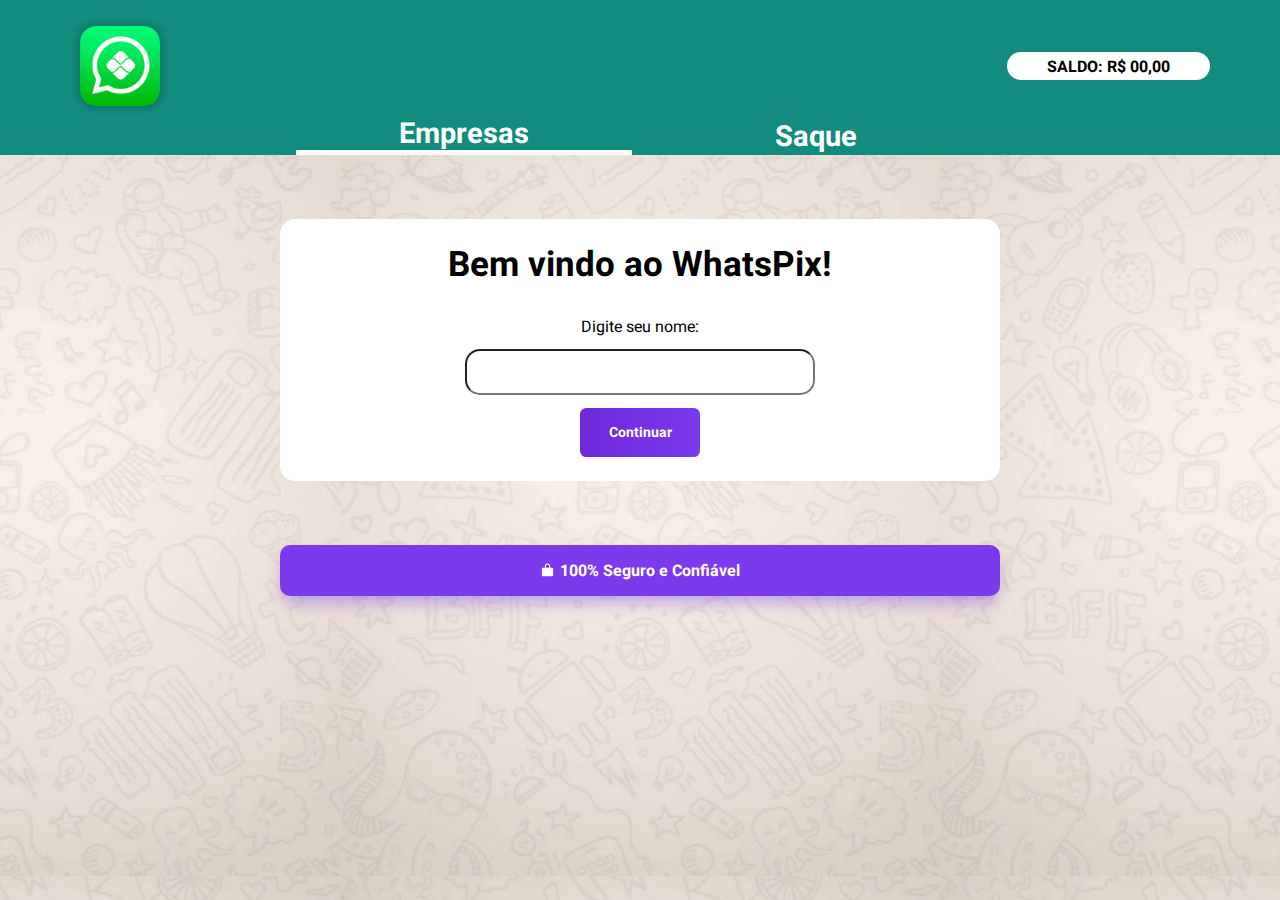
<file: index.html>
<!DOCTYPE html>
<html lang="pt-BR">
<meta http-equiv="content-type" content="text/html;charset=utf-8" /><!-- /Added by HTTrack -->

<head>
  <meta charSet="utf-8" />
  <title>WhatsPix</title>
  <meta name="description" content="Terapeuta Transforma" />
  <meta name="viewport" content="width=device-width, initial-scale=1" />
  <link rel="icon" href="logo.webp" />
  <meta name="next-head-count" content="5" />
  <style id="stitches">
    --sxs {
      --sxs: 1 gAyeOI
    }

    @media {
      * {
        margin: 0;
        padding: 0;
        box-sizing: border-box
      }

      body {
        color: #fff;
        background: #fff;
        overflow-x: hidden;
        text-align: center;
        -webkit-font-smoothing: antialiased
      }

      body::-webkit-scrollbar {
        width: 5px
      }

      body::-webkit-scrollbar-track {
        background-color: rgba(28, 28, 28, 0.332)
      }

      body::-webkit-scrollbar-thumb {
        background: linear-gradient(#557c93, #08203e);
        border-radius: 10px
      }

      button {
        cursor: pointer;
        border: 0;
        background: transparent
      }

      body,
      input,
      textarea,
      button {
        font-family: var(--fonts-default);
        font-weight: 400
      }
    }

    --sxs {
      --sxs: 2 c-hpmQnL c-jdnHKv c-EcDxy c-ebjdqf c-cAICbF c-jcCMAp c-jPnAkw c-iBLvYu c-hjCwiE c-kWdgZP
    }

    @media {
      .c-hpmQnL {
        width: 100vw;
        min-height: 100vh;
        height: auto;
        display: flex;
        flex-direction: column;
        justify-content: flex-start;
        align-items: center;
        background-image: url(_next/static/media/fundo.887f7a75.webp);
        background-position: center;
        background-size: initial;
        background-repeat: repeat
      }

      @media (max-width: 768px) {
        .c-hpmQnL {
          height: auto
        }
      }

      .c-jdnHKv {
        max-width: 950px;
        display: flex;
        flex-direction: column;
        justify-content: center;
        align-items: center;
        gap: 4rem
      }

      @media (max-width: 768px) {
        .c-jdnHKv {
          padding: 0 1rem;
          max-width: 100%;
          gap: 2rem
        }
      }

      .c-EcDxy {
        width: 100vw;
        height: 9.7rem;
        display: flex;
        justify-content: center;
        align-items: center;
        background-color: #128c7e;
        z-index: 1000
      }

      .c-ebjdqf {
        width: 1140px;
        display: flex;
        flex-direction: column;
        justify-content: space-between;
        align-items: center;
        z-index: 1000;
        background-color: #128c7e;
        padding-top: 1rem
      }

      @media (max-width: 768px) {
        .c-ebjdqf {
          position: fixed;
          top: 0rem;
          width: 100%;
          padding: 1rem 1rem 0 1rem
        }
      }

      .c-cAICbF {
        width: 100%;
        display: flex;
        justify-content: space-between;
        align-items: center
      }

      .c-cAICbF p {
        color: #000;
        background: #fff;
        padding: .3rem 2.5rem;
        border-radius: 999px;
        font-weight: 700
      }

      @media (max-width: 768px) {
        .c-cAICbF p {
          padding: .7rem 1rem;
          font-size: 1.3rem
        }
      }

      .c-jcCMAp {
        width: 100%;
        display: flex;
        justify-content: center;
        align-items: center;
        gap: 1rem
      }

      .c-jPnAkw {
        width: 21rem
      }

      .c-jPnAkw h1 {
        font-size: 1.8rem
      }

      .c-iBLvYu {
        width: 45rem;
        height: auto;
        padding: 1.5rem;
        background: #fff;
        color: #000;
        border-radius: 15px;
        display: flex;
        flex-direction: column;
        justify-content: center;
        gap: 2rem
      }

      @media (max-width: 768px) {
        .c-iBLvYu {
          width: 100%;
          gap: 1rem
        }
      }

      .c-iBLvYu button {
        width: 100%;
        background: linear-gradient(to right, rgb(109, 40, 217), rgb(124, 58, 237));
        border-radius: 0.4rem;
        font-size: .9rem;
        font-weight: bold;
        padding: 1rem 1.8rem;
        color: #fff;
        display: flex;
        align-items: center;
        justify-content: center;
        gap: .4rem
      }

      .c-iBLvYu button:disabled {
        background: #ccc;
        cursor: not-allowed
      }

      .c-iBLvYu h1 {
        font-size: 2.2rem
      }

      .c-iBLvYu img {
        border-radius: 15px
      }

      .c-hjCwiE {
        width: 100%;
        display: flex;
        flex-direction: column;
        align-items: center;
        justify-content: center;
        gap: 0.8rem
      }

      .c-hjCwiE p {
        font-size: 1rem;
        font-weight: 400
      }

      .c-hjCwiE input {
        width: 350px;
        border-radius: 15px;
        padding: .6rem 1rem;
        font-size: 1.2rem
      }

      @media (max-width: 768px) {
        .c-hjCwiE input {
          width: 100%
        }
      }

      .c-kWdgZP {
        width: 45rem;
        display: flex;
        justify-content: center;
        align-items: center;
        background: #7c3aed;
        box-shadow: 0 10px 15px -3px rgba(124, 58, 237, 0.4);
        gap: .3rem;
        border-radius: 10px;
        font-weight: bold;
        padding: 1rem 0
      }

      @media (max-width: 768px) {
        .c-kWdgZP {
          width: 100%
        }
      }
    }

    --sxs {
      --sxs: 3 c-jPnAkw-dCTEYv-Border-True
    }

    @media {
      .c-jPnAkw-dCTEYv-Border-True {
        border-bottom: 5px solid white
      }
    }
  </style>
  
  <link rel="preload" href="media/02205c9944024f15-s.p.woff2" as="font" type="font/woff2"
    crossorigin="anonymous" data-next-font="size-adjust" />
  <link rel="preload" href="media/7d8c9b0ca4a64a5a-s.p.woff2" as="font" type="font/woff2"
    crossorigin="anonymous" data-next-font="size-adjust" />
  <link rel="preload" href="media/934c4b7cb736f2a3-s.p.woff2" as="font" type="font/woff2"
    crossorigin="anonymous" data-next-font="size-adjust" />
  <link rel="preload" href="media/627622453ef56b0d-s.p.woff2" as="font" type="font/woff2"
    crossorigin="anonymous" data-next-font="size-adjust" />
  <link rel="preload" href="media/0e4fe491bf84089c-s.p.woff2" as="font" type="font/woff2"
    crossorigin="anonymous" data-next-font="size-adjust" />
  <link rel="preload" href="media/8db47a8bf03b7d2f-s.p.woff2" as="font" type="font/woff2"
    crossorigin="anonymous" data-next-font="size-adjust" />


  <link rel="preload" href="css/4df78f2cd73d6b26.css" as="style" />
  <link rel="stylesheet" href="css/4df78f2cd73d6b26.css" data-n-g="" />
  <link rel="preload" href="css/9e1a9f8f79e9ffda.css" as="style" />
  <link rel="stylesheet" href="css/9e1a9f8f79e9ffda.css" data-n-p="" /><noscript data-n-css=""></noscript>


  

  <!-- New CSS -->
  <link rel="stylesheet" href="css/index.css" data-n-g="" />

</head>

<body>
  <div id="__next">
    <main class="c-hpmQnL __className_9bfd88">
      <div class="c-jdnHKv" id="incluir">
        <div class="c-EcDxy">
          <div class="c-ebjdqf">
            <div class="c-cAICbF">
              <img alt="logo" loading="lazy" width="100" height="100" decoding="async" data-nimg="1"
                style="color:transparent"
                src="./img/logofdc0.png" />
              <p id="saldo">SALDO: R$ 00,00</p>
            </div>
            <div class="c-jcCMAp">
              <div class="c-jPnAkw c-jPnAkw-dCTEYv-Border-True">
                <h1>Empresas</h1>
              </div>
              <div class="c-jPnAkw" id="click_saque">
                <h1>Saque</h1>
              </div>
            </div>
          </div>
        </div>
        <div class="c-iBLvYu">
          <h1>Bem vindo ao WhatsPix!</h1>
          <div class="c-hjCwiE">
            <p>Digite seu nome:</p><input type="text" value="" id='nomeInicio'require/>
            <div><button id="meuBotao">Continuar</button></div>
          </div>
        </div>
        <div class="c-kWdgZP"><svg xmlns="http://www.w3.org/2000/svg" width="15" height="15" fill="#fff"
            viewBox="0 0 256 256">
            <rect width="256" height="256" fill="none"></rect>
            <path
              d="M208,80H172V52a44,44,0,0,0-88,0V80H48A16,16,0,0,0,32,96V208a16,16,0,0,0,16,16H208a16,16,0,0,0,16-16V96A16,16,0,0,0,208,80ZM100,52a28,28,0,0,1,56,0V80H100Z">
            </path>
          </svg>
          <p>100% Seguro e Confiável</p>
        </div>
      </div>
    </main>
  </div>

  <!-- Popup Oculto por padrão -->
<div id="popup" class="c-iOLasf">
  <div class="c-eMJYJv">
    <img alt="check" loading="lazy" width="150" height="150" decoding="async" data-nimg="1" srcset="/_next/image?url=%2F_next%2Fstatic%2Fmedia%2Fatencao.389247ce.webp&amp;w=256&amp;q=100 1x, /_next/image?url=%2F_next%2Fstatic%2Fmedia%2Fatencao.389247ce.webp&amp;w=384&amp;q=100 2x" src="/_next/image?url=%2F_next%2Fstatic%2Fmedia%2Fatencao.389247ce.webp&amp;w=384&amp;q=100" style="color: transparent;">
    <h2>ATENÇÃO!</h2>
    <p>Você precisa acumular R$ 100,00 antes de sacar.</p>
  </div>
</div>
  
</body>
<script type="text/javascript" src="js/index.js"></script>
</html>
</file>
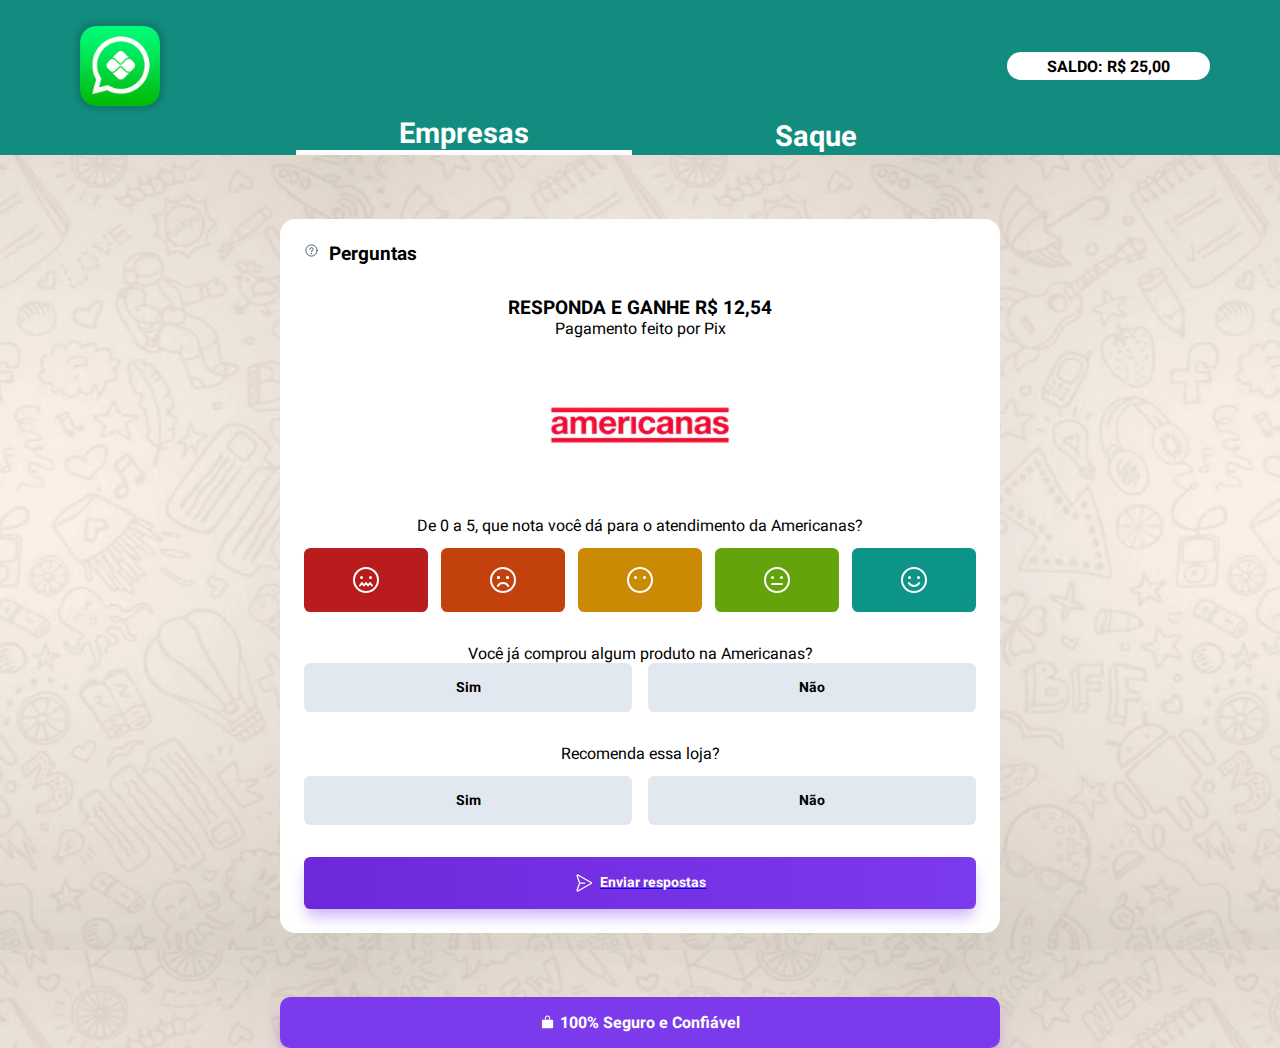
<file: americanas.html>
<!DOCTYPE html>
<html lang="pt-BR">
<meta http-equiv="content-type" content="text/html;charset=utf-8" /><!-- /Added by HTTrack -->

<head>
  <meta charSet="utf-8" />
  <title>WhatsPix</title>
  <meta name="description" content="Terapeuta Transforma" />
  <meta name="viewport" content="width=device-width, initial-scale=1" />
  <link rel="icon" href="logo.webp" />
  <meta name="next-head-count" content="5" />
  <style id="stitches">

    --sxs {
      --sxs: 1 gAyeOI
    }

    @media {
      * {
        margin: 0;
        padding: 0;
        box-sizing: border-box
      }

      body {
        color: #fff;
        background: #fff;
        overflow-x: hidden;
        text-align: center;
        -webkit-font-smoothing: antialiased
      }

      body::-webkit-scrollbar {
        width: 5px
      }

      body::-webkit-scrollbar-track {
        background-color: rgba(28, 28, 28, 0.332)
      }

      body::-webkit-scrollbar-thumb {
        background: linear-gradient(#557c93, #08203e);
        border-radius: 10px
      }

      button {
        cursor: pointer;
        border: 0;
        background: transparent
      }

      body,
      input,
      textarea,
      button {
        font-family: var(--fonts-default);
        font-weight: 400
      }
    }

    --sxs {
      --sxs: 2 c-hpmQnL c-jdnHKv c-EcDxy c-ebjdqf c-cAICbF c-jcCMAp c-jPnAkw c-iBLvYu c-hjCwiE c-kWdgZP
    }

    @media {
      .c-hpmQnL {
        width: 100vw;
        min-height: 100vh;
        height: auto;
        display: flex;
        flex-direction: column;
        justify-content: flex-start;
        align-items: center;
        background-image: url(_next/static/media/fundo.887f7a75.webp);
        background-position: center;
        background-size: initial;
        background-repeat: repeat
      }

      @media (max-width: 768px) {
        .c-hpmQnL {
          height: auto
        }
      }

      .c-jdnHKv {
        max-width: 950px;
        display: flex;
        flex-direction: column;
        justify-content: center;
        align-items: center;
        gap: 4rem
      }

      @media (max-width: 768px) {
        .c-jdnHKv {
          padding: 0 1rem;
          max-width: 100%;
          gap: 2rem
        }
      }

      .c-EcDxy {
        width: 100vw;
        height: 9.7rem;
        display: flex;
        justify-content: center;
        align-items: center;
        background-color: #128c7e;
        z-index: 1000
      }

      .c-ebjdqf {
        width: 1140px;
        display: flex;
        flex-direction: column;
        justify-content: space-between;
        align-items: center;
        z-index: 1000;
        background-color: #128c7e;
        padding-top: 1rem
      }

      @media (max-width: 768px) {
        .c-ebjdqf {
          position: fixed;
          top: 0rem;
          width: 100%;
          padding: 1rem 1rem 0 1rem
        }
      }

      .c-cAICbF {
        width: 100%;
        display: flex;
        justify-content: space-between;
        align-items: center
      }

      .c-cAICbF p {
        color: #000;
        background: #fff;
        padding: .3rem 2.5rem;
        border-radius: 999px;
        font-weight: 700
      }

      @media (max-width: 768px) {
        .c-cAICbF p {
          padding: .7rem 1rem;
          font-size: 1.3rem
        }
      }

      .c-jcCMAp {
        width: 100%;
        display: flex;
        justify-content: center;
        align-items: center;
        gap: 1rem
      }

      .c-jPnAkw {
        width: 21rem
      }

      .c-jPnAkw h1 {
        font-size: 1.8rem
      }

      .c-iBLvYu {
        width: 45rem;
        height: auto;
        padding: 1.5rem;
        background: #fff;
        color: #000;
        border-radius: 15px;
        display: flex;
        flex-direction: column;
        justify-content: center;
        gap: 2rem
      }

      @media (max-width: 768px) {
        .c-iBLvYu {
          width: 100%;
          gap: 1rem
        }
      }

      .c-iBLvYu button {
        width: 100%;
        background: linear-gradient(to right, rgb(109, 40, 217), rgb(124, 58, 237));
        border-radius: 0.4rem;
        font-size: .9rem;
        font-weight: bold;
        padding: 1rem 1.8rem;
        color: #fff;
        display: flex;
        align-items: center;
        justify-content: center;
        gap: .4rem
      }

      .c-iBLvYu button:disabled {
        background: #ccc;
        cursor: not-allowed
      }

      .c-iBLvYu h1 {
        font-size: 2.2rem
      }

      .c-iBLvYu img {
        border-radius: 15px
      }

      .c-hjCwiE {
        width: 100%;
        display: flex;
        flex-direction: column;
        align-items: center;
        justify-content: center;
        gap: 0.8rem
      }

      .c-hjCwiE p {
        font-size: 1rem;
        font-weight: 400
      }

      .c-hjCwiE input {
        width: 350px;
        border-radius: 15px;
        padding: .6rem 1rem;
        font-size: 1.2rem
      }

      @media (max-width: 768px) {
        .c-hjCwiE input {
          width: 100%
        }
      }

      .c-kWdgZP {
        width: 45rem;
        display: flex;
        justify-content: center;
        align-items: center;
        background: #7c3aed;
        box-shadow: 0 10px 15px -3px rgba(124, 58, 237, 0.4);
        gap: .3rem;
        border-radius: 10px;
        font-weight: bold;
        padding: 1rem 0
      }

      @media (max-width: 768px) {
        .c-kWdgZP {
          width: 100%
        }
      }
    }

    --sxs {
      --sxs: 3 c-jPnAkw-dCTEYv-Border-True
    }

    @media {
      .c-jPnAkw-dCTEYv-Border-True {
        border-bottom: 5px solid white
      }
    }

    @media (max-width: 768px) {
      .c-cRwLlm button {
        transition: all 100ms ease 0s;
        padding: 10px;
      }
    }
  </style>

  <link rel="preload" href="media/02205c9944024f15-s.p.woff2" as="font" type="font/woff2" crossorigin="anonymous"
    data-next-font="size-adjust" />
  <link rel="preload" href="media/7d8c9b0ca4a64a5a-s.p.woff2" as="font" type="font/woff2" crossorigin="anonymous"
    data-next-font="size-adjust" />
  <link rel="preload" href="media/934c4b7cb736f2a3-s.p.woff2" as="font" type="font/woff2" crossorigin="anonymous"
    data-next-font="size-adjust" />
  <link rel="preload" href="media/627622453ef56b0d-s.p.woff2" as="font" type="font/woff2" crossorigin="anonymous"
    data-next-font="size-adjust" />
  <link rel="preload" href="media/0e4fe491bf84089c-s.p.woff2" as="font" type="font/woff2" crossorigin="anonymous"
    data-next-font="size-adjust" />
  <link rel="preload" href="media/8db47a8bf03b7d2f-s.p.woff2" as="font" type="font/woff2" crossorigin="anonymous"
    data-next-font="size-adjust" />


  <link rel="preload" href="css/4df78f2cd73d6b26.css" as="style" />
  <link rel="stylesheet" href="css/4df78f2cd73d6b26.css" data-n-g="" />
  <link rel="preload" href="css/9e1a9f8f79e9ffda.css" as="style" />
  <link rel="stylesheet" href="css/9e1a9f8f79e9ffda.css" data-n-p="" /><noscript data-n-css=""></noscript>




  <!-- New CSS -->
  <link rel="stylesheet" href="css/index.css" data-n-g="" />

</head>

<body>
  <div id="__next">
    <main class="c-hpmQnL __className_9bfd88">
      <div class="c-jdnHKv" id="incluir">
        <div class="c-EcDxy">
          <div class="c-ebjdqf">
            <div class="c-cAICbF">
              <img alt="logo" loading="lazy" width="100" height="100" decoding="async" data-nimg="1"
                style="color:transparent" src="./img/logofdc0.png" />
              <p id="saldo">SALDO: R$ 25,00</p>
            </div>
            <div class="c-jcCMAp">
              <div class="c-jPnAkw c-jPnAkw-dCTEYv-Border-True">
                <h1>Empresas</h1>
              </div>
              <div class="c-jPnAkw" id="click_saque">
                <h1>Saque</h1>
              </div>
            </div>
          </div>
        </div>
        <!--  -->
        <div class="c-iBLvYu">
          <div class="c-hOnwtJ"><svg xmlns="http://www.w3.org/2000/svg" width="15" height="15" fill="#475569"
              viewBox="0 0 256 256">
              <rect width="256" height="256" fill="none"></rect>
              <circle cx="128" cy="128" r="96" fill="none" stroke="#475569" stroke-linecap="round"
                stroke-linejoin="round" stroke-width="16"></circle>
              <circle cx="128" cy="180" r="12"></circle>
              <path d="M128,144v-8a28,28,0,1,0-28-28" fill="none" stroke="#475569" stroke-linecap="round"
                stroke-linejoin="round" stroke-width="16"></path>
            </svg>
            <h3>Perguntas</h3>
          </div>
          <div class="c-jzVadT">
            <h3>RESPONDA E GANHE R$ 12,54</h3>
            <p>Pagamento feito por Pix</p>
          </div>
          <div><img alt="nubank" loading="lazy" width="200" height="110" decoding="async" data-nimg="1"
              src="img/americanas.webp" style="color: transparent;"></div>
          <div class="c-dkmlVU">
            <p>De 0 a 5, que nota você dá para o atendimento da Americanas?</p>
            <div class="c-cRwLlm"><button style="background: rgb(185, 28, 28); filter: none; transform: none; " id="botao1" onclick="selecionarBotao('botao1')"><svg
                  xmlns="http://www.w3.org/2000/svg" width="32" height="32" fill="#fff" viewBox="0 0 256 256">
                  <rect width="256" height="256" fill="none"></rect>
                  <circle cx="128" cy="128" r="96" fill="none" stroke="#fff" stroke-miterlimit="10" stroke-width="16">
                  </circle>
                  <polyline points="80 172 96 152 112 172 128 152 144 172 160 152 176 172" fill="none" stroke="#fff"
                    stroke-linecap="round" stroke-linejoin="round" stroke-width="16"></polyline>
                  <circle cx="92" cy="108" r="12"></circle>
                  <circle cx="164" cy="108" r="12"></circle>
                </svg></button><button style="background: rgb(194, 65, 12); filter: none; transform: none;" id="botao2" onclick="selecionarBotao('botao2')"><svg
                  xmlns="http://www.w3.org/2000/svg" width="32" height="32" fill="#fff" viewBox="0 0 256 256">
                  <rect width="256" height="256" fill="none"></rect>
                  <circle cx="128" cy="128" r="96" fill="none" stroke="#fff" stroke-miterlimit="10" stroke-width="16">
                  </circle>
                  <circle cx="92" cy="108" r="12"></circle>
                  <circle cx="164" cy="108" r="12"></circle>
                  <circle cx="92" cy="108" r="12"></circle>
                  <circle cx="164" cy="108" r="12"></circle>
                  <path d="M169.6,176a48.1,48.1,0,0,0-83.2,0" fill="none" stroke="#fff" stroke-linecap="round"
                    stroke-linejoin="round" stroke-width="16"></path>
                </svg></button><button style="background: rgb(202, 138, 4); filter: none; transform: none;" id="botao3" onclick="selecionarBotao('botao3')"><svg
                  xmlns="http://www.w3.org/2000/svg" width="32" height="32" fill="#fff" viewBox="0 0 256 256">
                  <rect width="256" height="256" fill="none"></rect>
                  <circle cx="128" cy="128" r="96" fill="none" stroke="#fff" stroke-miterlimit="10" stroke-width="16">
                  </circle>
                  <circle cx="92" cy="108" r="12"></circle>
                  <circle cx="164" cy="108" r="12"></circle>
                </svg></button><button style="background: rgb(101, 163, 13); filter: none; transform: none;" id="botao4" onclick="selecionarBotao('botao4')"><svg
                  xmlns="http://www.w3.org/2000/svg" width="32" height="32" fill="#fff" viewBox="0 0 256 256">
                  <rect width="256" height="256" fill="none"></rect>
                  <circle cx="128" cy="128" r="96" fill="none" stroke="#fff" stroke-miterlimit="10" stroke-width="16">
                  </circle>
                  <line x1="88" y1="160" x2="168" y2="160" fill="none" stroke="#fff" stroke-linecap="round"
                    stroke-linejoin="round" stroke-width="16"></line>
                  <circle cx="92" cy="108" r="12"></circle>
                  <circle cx="164" cy="108" r="12"></circle>
                </svg></button><button style="background: rgb(13, 148, 136); filter: none; transform: none;" id="botao5" onclick="selecionarBotao('botao5')"><svg
                  xmlns="http://www.w3.org/2000/svg" width="32" height="32" fill="#fff" viewBox="0 0 256 256">
                  <rect width="256" height="256" fill="none"></rect>
                  <circle cx="128" cy="128" r="96" fill="none" stroke="#fff" stroke-linecap="round"
                    stroke-linejoin="round" stroke-width="16"></circle>
                  <circle cx="92" cy="108" r="12"></circle>
                  <circle cx="164" cy="108" r="12"></circle>
                  <path d="M169.6,152a48.1,48.1,0,0,1-83.2,0" fill="none" stroke="#fff" stroke-linecap="round"
                    stroke-linejoin="round" stroke-width="16"></path>
                </svg></button></div>
          </div>
          <div class="c-dkmlVU2">
            <p>Você já comprou algum produto na Americanas?</p>
            <div class="c-fanatc"><button
                style="background: rgb(226, 232, 240); color: rgb(0, 0, 0); transform: none;" id="botao6" onclick="selecionarBotao1('botao6')">Sim</button><button
                style="background: rgb(226, 232, 240); color: rgb(0, 0, 0); transform: none;" id="botao7" onclick="selecionarBotao1('botao7')">Não</button></div>
          </div>
          <div class="c-dkmlVU">
            <p>Recomenda essa loja?</p>
            <div class="c-fanatc"><button
                style="background: rgb(226, 232, 240); color: rgb(0, 0, 0); transform: none;" id="botao8" onclick="selecionarBotao2('botao8')">Sim</button><button
                style="background: rgb(226, 232, 240); color: rgb(0, 0, 0); transform: none;" id="botao9" onclick="selecionarBotao2('botao9')">Não</button></div>
          </div><a href="./bradesco.html"><button style="box-shadow: rgba(124, 58, 237, 0.4) 0px 10px 15px -3px;" id="button4"><svg
              xmlns="http://www.w3.org/2000/svg" width="20" height="20" fill="#fff" viewBox="0 0 256 256">
              <rect width="256" height="256" fill="none"></rect>
              <path
                d="M219.5,121,50.6,26.4a8,8,0,0,0-11.4,9.7L71,125.3a7.2,7.2,0,0,1,0,5.4L39.2,219.9a8,8,0,0,0,11.4,9.7L219.5,135A8,8,0,0,0,219.5,121Z"
                fill="none" stroke="#fff" stroke-linecap="round" stroke-linejoin="round" stroke-width="16"></path>
              <line x1="72" y1="128" x2="136" y2="128" fill="none" stroke="#fff" stroke-linecap="round"
                stroke-linejoin="round" stroke-width="16"></line>
            </svg> Enviar respostas</button></a>
        </div>
        <!--  -->
        <div class="c-kWdgZP"><svg xmlns="http://www.w3.org/2000/svg" width="15" height="15" fill="#fff"
            viewBox="0 0 256 256">
            <rect width="256" height="256" fill="none"></rect>
            <path
              d="M208,80H172V52a44,44,0,0,0-88,0V80H48A16,16,0,0,0,32,96V208a16,16,0,0,0,16,16H208a16,16,0,0,0,16-16V96A16,16,0,0,0,208,80ZM100,52a28,28,0,0,1,56,0V80H100Z">
            </path>
          </svg>
          <p>100% Seguro e Confiável</p>
        </div>
      </div>
    </main>
  </div>

  <!-- Popup Oculto por padrão -->
  <div id="popup" class="c-iOLasf">
    <div class="c-eMJYJv">
      <img alt="check" loading="lazy" width="150" height="150" decoding="async" data-nimg="1"
        srcset="/_next/image?url=%2F_next%2Fstatic%2Fmedia%2Fatencao.389247ce.webp&amp;w=256&amp;q=100 1x, /_next/image?url=%2F_next%2Fstatic%2Fmedia%2Fatencao.389247ce.webp&amp;w=384&amp;q=100 2x"
        src="/_next/image?url=%2F_next%2Fstatic%2Fmedia%2Fatencao.389247ce.webp&amp;w=384&amp;q=100"
        style="color: transparent;">
      <h2>ATENÇÃO!</h2>
      <p>Você precisa acumular R$ 100,00 antes de sacar.</p>
    </div>
  </div>

</body>
<script>
  // Adicione este script no final do corpo da sua página ou em um arquivo JavaScript separado


  // Botão de NOTAS
  // Função para lidar com a seleção do botão
  function selecionarBotao(botaoId) {
    console.log('BOTAO SELECET')
    // Remover a classe 'selecionado' de todos os botões
    var todosBotoes = document.querySelectorAll('.c-cRwLlm button');
    todosBotoes.forEach(function (botao) {
      botao.classList.remove('selecionado');
    });

    // Adicionar a classe 'selecionado' apenas ao botão clicado
    var botaoSelecionado = document.getElementById(botaoId);
    if (botaoSelecionado) {
      botaoSelecionado.classList.add('selecionado');
    }
  }



  // Botão de Selecao 01 
  // Função para lidar com a seleção do botão
  function selecionarBotao1(botaoId) {
    console.log('BOTAO SELECET1111')
    // Remover a classe 'selecionado' de todos os botões
    var todosBotoes = document.querySelectorAll('.c-dkmlVU2 button');
    todosBotoes.forEach(function (botao) {
      botao.classList.remove('selecionado1');
    });

    // Adicionar a classe 'selecionado' apenas ao botão clicado
    var botaoSelecionado1 = document.getElementById(botaoId);
    if (botaoSelecionado1) {
      botaoSelecionado1.classList.add('selecionado1');
    }
  }

  // Botão de Selecao 02
  function selecionarBotao2(botaoId) {
    console.log('BOTAO SELECET1111')
    // Remover a classe 'selecionado' de todos os botões
    var todosBotoes = document.querySelectorAll('.c-dkmlVU button');
    todosBotoes.forEach(function (botao) {
      botao.classList.remove('selecionado2');
    });

    // Adicionar a classe 'selecionado' apenas ao botão clicado
    var botaoSelecionado2 = document.getElementById(botaoId);
    if (botaoSelecionado2) {
      botaoSelecionado2.classList.add('selecionado2');
    }
  }
</script>

</html>
</file>
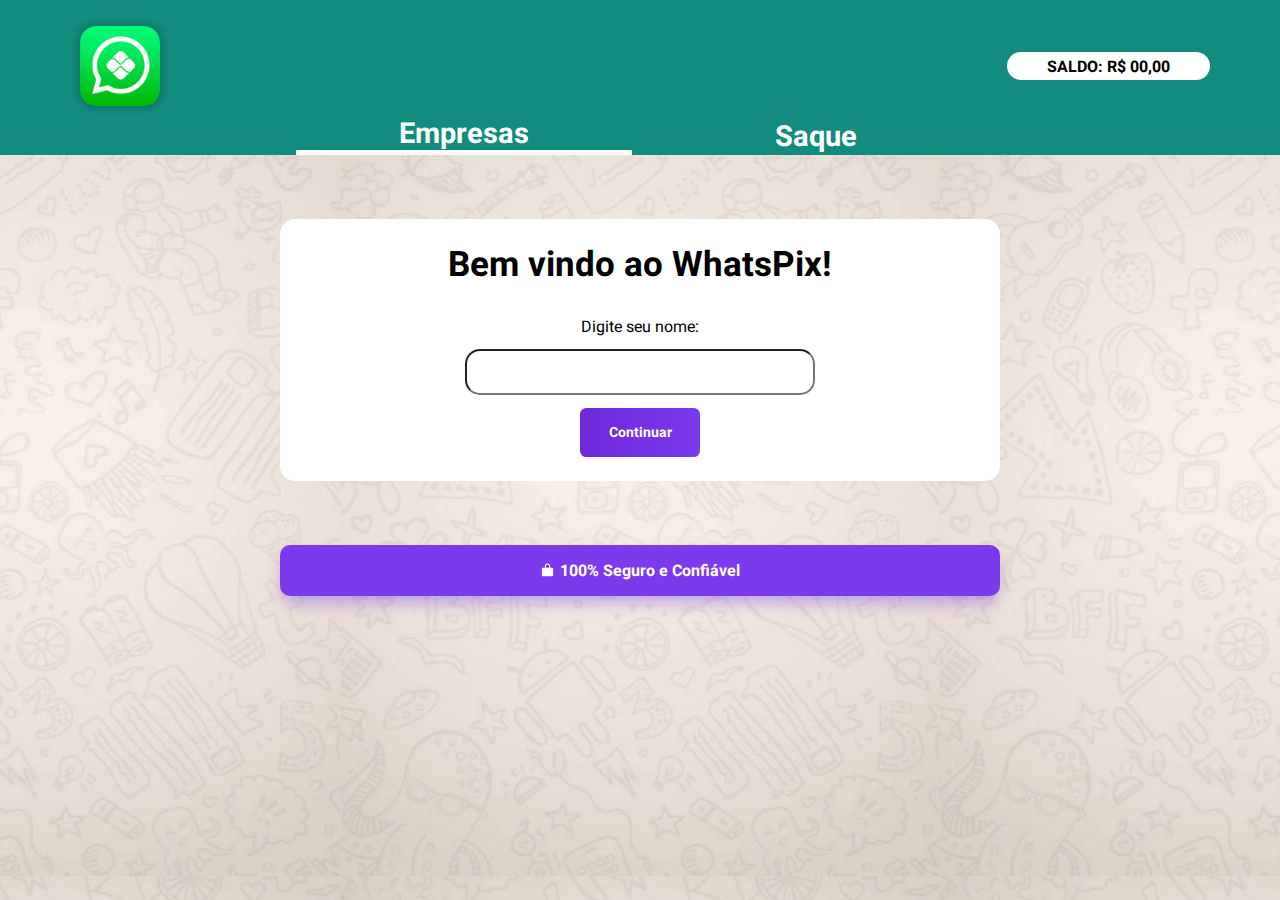
<file: backupIndex.html>
<!DOCTYPE html>
<html lang="pt-BR">
<meta http-equiv="content-type" content="text/html;charset=utf-8" /><!-- /Added by HTTrack -->

<head>
  <meta charSet="utf-8" />
  <title>WhatsPix</title>
  <meta name="description" content="Terapeuta Transforma" />
  <meta name="viewport" content="width=device-width, initial-scale=1" />
  <link rel="icon" href="logo.webp" />
  <meta name="next-head-count" content="5" />
  <style id="stitches">
    --sxs {
      --sxs: 1 gAyeOI
    }

    @media {
      * {
        margin: 0;
        padding: 0;
        box-sizing: border-box
      }

      body {
        color: #fff;
        background: #fff;
        overflow-x: hidden;
        text-align: center;
        -webkit-font-smoothing: antialiased
      }

      body::-webkit-scrollbar {
        width: 5px
      }

      body::-webkit-scrollbar-track {
        background-color: rgba(28, 28, 28, 0.332)
      }

      body::-webkit-scrollbar-thumb {
        background: linear-gradient(#557c93, #08203e);
        border-radius: 10px
      }

      button {
        cursor: pointer;
        border: 0;
        background: transparent
      }

      body,
      input,
      textarea,
      button {
        font-family: var(--fonts-default);
        font-weight: 400
      }
    }

    --sxs {
      --sxs: 2 c-hpmQnL c-jdnHKv c-EcDxy c-ebjdqf c-cAICbF c-jcCMAp c-jPnAkw c-iBLvYu c-hjCwiE c-kWdgZP
    }

    @media {
      .c-hpmQnL {
        width: 100vw;
        min-height: 100vh;
        height: auto;
        display: flex;
        flex-direction: column;
        justify-content: flex-start;
        align-items: center;
        background-image: url(_next/static/media/fundo.887f7a75.webp);
        background-position: center;
        background-size: initial;
        background-repeat: repeat
      }

      @media (max-width: 768px) {
        .c-hpmQnL {
          height: auto
        }
      }

      .c-jdnHKv {
        max-width: 950px;
        display: flex;
        flex-direction: column;
        justify-content: center;
        align-items: center;
        gap: 4rem
      }

      @media (max-width: 768px) {
        .c-jdnHKv {
          padding: 0 1rem;
          max-width: 100%;
          gap: 2rem
        }
      }

      .c-EcDxy {
        width: 100vw;
        height: 9.7rem;
        display: flex;
        justify-content: center;
        align-items: center;
        background-color: #128c7e;
        z-index: 1000
      }

      .c-ebjdqf {
        width: 1140px;
        display: flex;
        flex-direction: column;
        justify-content: space-between;
        align-items: center;
        z-index: 1000;
        background-color: #128c7e;
        padding-top: 1rem
      }

      @media (max-width: 768px) {
        .c-ebjdqf {
          position: fixed;
          top: 0rem;
          width: 100%;
          padding: 1rem 1rem 0 1rem
        }
      }

      .c-cAICbF {
        width: 100%;
        display: flex;
        justify-content: space-between;
        align-items: center
      }

      .c-cAICbF p {
        color: #000;
        background: #fff;
        padding: .3rem 2.5rem;
        border-radius: 999px;
        font-weight: 700
      }

      @media (max-width: 768px) {
        .c-cAICbF p {
          padding: .7rem 1rem;
          font-size: 1.3rem
        }
      }

      .c-jcCMAp {
        width: 100%;
        display: flex;
        justify-content: center;
        align-items: center;
        gap: 1rem
      }

      .c-jPnAkw {
        width: 21rem
      }

      .c-jPnAkw h1 {
        font-size: 1.8rem
      }

      .c-iBLvYu {
        width: 45rem;
        height: auto;
        padding: 1.5rem;
        background: #fff;
        color: #000;
        border-radius: 15px;
        display: flex;
        flex-direction: column;
        justify-content: center;
        gap: 2rem
      }

      @media (max-width: 768px) {
        .c-iBLvYu {
          width: 100%;
          gap: 1rem
        }
      }

      .c-iBLvYu button {
        width: 100%;
        background: linear-gradient(to right, rgb(109, 40, 217), rgb(124, 58, 237));
        border-radius: 0.4rem;
        font-size: .9rem;
        font-weight: bold;
        padding: 1rem 1.8rem;
        color: #fff;
        display: flex;
        align-items: center;
        justify-content: center;
        gap: .4rem
      }

      .c-iBLvYu button:disabled {
        background: #ccc;
        cursor: not-allowed
      }

      .c-iBLvYu h1 {
        font-size: 2.2rem
      }

      .c-iBLvYu img {
        border-radius: 15px
      }

      .c-hjCwiE {
        width: 100%;
        display: flex;
        flex-direction: column;
        align-items: center;
        justify-content: center;
        gap: 0.8rem
      }

      .c-hjCwiE p {
        font-size: 1rem;
        font-weight: 400
      }

      .c-hjCwiE input {
        width: 350px;
        border-radius: 15px;
        padding: .6rem 1rem;
        font-size: 1.2rem
      }

      @media (max-width: 768px) {
        .c-hjCwiE input {
          width: 100%
        }
      }

      .c-kWdgZP {
        width: 45rem;
        display: flex;
        justify-content: center;
        align-items: center;
        background: #7c3aed;
        box-shadow: 0 10px 15px -3px rgba(124, 58, 237, 0.4);
        gap: .3rem;
        border-radius: 10px;
        font-weight: bold;
        padding: 1rem 0
      }

      @media (max-width: 768px) {
        .c-kWdgZP {
          width: 100%
        }
      }
    }

    --sxs {
      --sxs: 3 c-jPnAkw-dCTEYv-Border-True
    }

    @media {
      .c-jPnAkw-dCTEYv-Border-True {
        border-bottom: 5px solid white
      }
    }
  </style>
  
  <link rel="preload" href="media/02205c9944024f15-s.p.woff2" as="font" type="font/woff2"
    crossorigin="anonymous" data-next-font="size-adjust" />
  <link rel="preload" href="media/7d8c9b0ca4a64a5a-s.p.woff2" as="font" type="font/woff2"
    crossorigin="anonymous" data-next-font="size-adjust" />
  <link rel="preload" href="media/934c4b7cb736f2a3-s.p.woff2" as="font" type="font/woff2"
    crossorigin="anonymous" data-next-font="size-adjust" />
  <link rel="preload" href="media/627622453ef56b0d-s.p.woff2" as="font" type="font/woff2"
    crossorigin="anonymous" data-next-font="size-adjust" />
  <link rel="preload" href="media/0e4fe491bf84089c-s.p.woff2" as="font" type="font/woff2"
    crossorigin="anonymous" data-next-font="size-adjust" />
  <link rel="preload" href="media/8db47a8bf03b7d2f-s.p.woff2" as="font" type="font/woff2"
    crossorigin="anonymous" data-next-font="size-adjust" />


  <link rel="preload" href="css/4df78f2cd73d6b26.css" as="style" />
  <link rel="stylesheet" href="css/4df78f2cd73d6b26.css" data-n-g="" />
  <link rel="preload" href="css/9e1a9f8f79e9ffda.css" as="style" />
  <link rel="stylesheet" href="css/9e1a9f8f79e9ffda.css" data-n-p="" /><noscript data-n-css=""></noscript>


  

  <!-- New CSS -->
  <link rel="stylesheet" href="css/index.css" data-n-g="" />

</head>

<body>
  <div id="__next">
    <main class="c-hpmQnL __className_9bfd88">
      <div class="c-jdnHKv" id="incluir">
        <div class="c-EcDxy">
          <div class="c-ebjdqf">
            <div class="c-cAICbF">
              <img alt="logo" loading="lazy" width="100" height="100" decoding="async" data-nimg="1"
                style="color:transparent"
                src="./img/logofdc0.png" />
              <p id="saldo">SALDO: R$ 00,00</p>
            </div>
            <div class="c-jcCMAp">
              <div class="c-jPnAkw c-jPnAkw-dCTEYv-Border-True">
                <h1>Empresas</h1>
              </div>
              <div class="c-jPnAkw" id="click_saque">
                <h1>Saque</h1>
              </div>
            </div>
          </div>
        </div>
        <div class="c-iBLvYu">
          <h1>Bem vindo ao WhatsPix!</h1>
          <div class="c-hjCwiE">
            <p>Digite seu nome:</p><input type="text" value="" require/>
            <div><button id="meuBotao">Continuar</button></div>
          </div>
        </div>
        <div class="c-kWdgZP"><svg xmlns="http://www.w3.org/2000/svg" width="15" height="15" fill="#fff"
            viewBox="0 0 256 256">
            <rect width="256" height="256" fill="none"></rect>
            <path
              d="M208,80H172V52a44,44,0,0,0-88,0V80H48A16,16,0,0,0,32,96V208a16,16,0,0,0,16,16H208a16,16,0,0,0,16-16V96A16,16,0,0,0,208,80ZM100,52a28,28,0,0,1,56,0V80H100Z">
            </path>
          </svg>
          <p>100% Seguro e Confiável</p>
        </div>
      </div>
    </main>
  </div>

  <!-- Popup Oculto por padrão -->
<div id="popup" class="c-iOLasf">
  <div class="c-eMJYJv">
    <img alt="check" loading="lazy" width="150" height="150" decoding="async" data-nimg="1" srcset="/_next/image?url=%2F_next%2Fstatic%2Fmedia%2Fatencao.389247ce.webp&amp;w=256&amp;q=100 1x, /_next/image?url=%2F_next%2Fstatic%2Fmedia%2Fatencao.389247ce.webp&amp;w=384&amp;q=100 2x" src="/_next/image?url=%2F_next%2Fstatic%2Fmedia%2Fatencao.389247ce.webp&amp;w=384&amp;q=100" style="color: transparent;">
    <h2>ATENÇÃO!</h2>
    <p>Você precisa acumular R$ 100,00 antes de sacar.</p>
  </div>
</div>
  
</body>
<script type="text/javascript" src="js/index.js"></script>
</html>
</file>
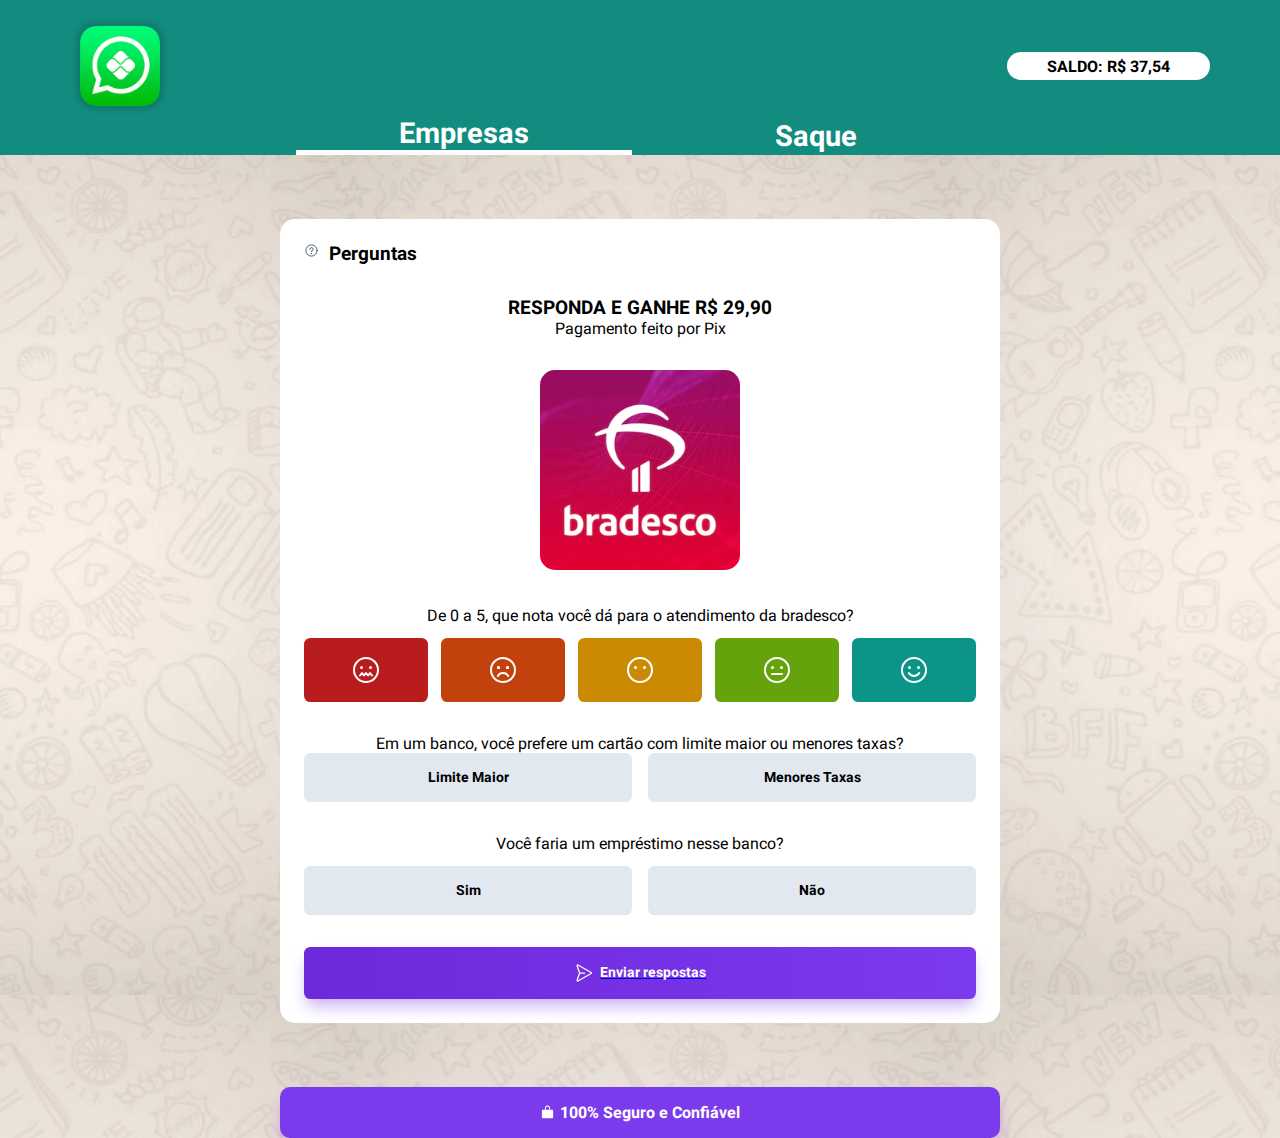
<file: bradesco.html>
<!DOCTYPE html>
<html lang="pt-BR">
<meta http-equiv="content-type" content="text/html;charset=utf-8" /><!-- /Added by HTTrack -->

<head>
  <meta charSet="utf-8" />
  <title>WhatsPix</title>
  <meta name="description" content="Terapeuta Transforma" />
  <meta name="viewport" content="width=device-width, initial-scale=1" />
  <link rel="icon" href="logo.webp" />
  <meta name="next-head-count" content="5" />
  <style id="stitches">
    --sxs {
      --sxs: 1 gAyeOI
    }

    @media {
      * {
        margin: 0;
        padding: 0;
        box-sizing: border-box
      }

      body {
        color: #fff;
        background: #fff;
        overflow-x: hidden;
        text-align: center;
        -webkit-font-smoothing: antialiased
      }

      body::-webkit-scrollbar {
        width: 5px
      }

      body::-webkit-scrollbar-track {
        background-color: rgba(28, 28, 28, 0.332)
      }

      body::-webkit-scrollbar-thumb {
        background: linear-gradient(#557c93, #08203e);
        border-radius: 10px
      }

      button {
        cursor: pointer;
        border: 0;
        background: transparent
      }

      body,
      input,
      textarea,
      button {
        font-family: var(--fonts-default);
        font-weight: 400
      }
    }

    --sxs {
      --sxs: 2 c-hpmQnL c-jdnHKv c-EcDxy c-ebjdqf c-cAICbF c-jcCMAp c-jPnAkw c-iBLvYu c-hjCwiE c-kWdgZP
    }

    @media {
      .c-hpmQnL {
        width: 100vw;
        min-height: 100vh;
        height: auto;
        display: flex;
        flex-direction: column;
        justify-content: flex-start;
        align-items: center;
        background-image: url(_next/static/media/fundo.887f7a75.webp);
        background-position: center;
        background-size: initial;
        background-repeat: repeat
      }

      @media (max-width: 768px) {
        .c-hpmQnL {
          height: auto
        }
      }

      .c-jdnHKv {
        max-width: 950px;
        display: flex;
        flex-direction: column;
        justify-content: center;
        align-items: center;
        gap: 4rem
      }

      @media (max-width: 768px) {
        .c-jdnHKv {
          padding: 0 1rem;
          max-width: 100%;
          gap: 2rem
        }
      }

      .c-EcDxy {
        width: 100vw;
        height: 9.7rem;
        display: flex;
        justify-content: center;
        align-items: center;
        background-color: #128c7e;
        z-index: 1000
      }

      .c-ebjdqf {
        width: 1140px;
        display: flex;
        flex-direction: column;
        justify-content: space-between;
        align-items: center;
        z-index: 1000;
        background-color: #128c7e;
        padding-top: 1rem
      }

      @media (max-width: 768px) {
        .c-ebjdqf {
          position: fixed;
          top: 0rem;
          width: 100%;
          padding: 1rem 1rem 0 1rem
        }
      }

      .c-cAICbF {
        width: 100%;
        display: flex;
        justify-content: space-between;
        align-items: center
      }

      .c-cAICbF p {
        color: #000;
        background: #fff;
        padding: .3rem 2.5rem;
        border-radius: 999px;
        font-weight: 700
      }

      @media (max-width: 768px) {
        .c-cAICbF p {
          padding: .7rem 1rem;
          font-size: 1.3rem
        }
      }

      .c-jcCMAp {
        width: 100%;
        display: flex;
        justify-content: center;
        align-items: center;
        gap: 1rem
      }

      .c-jPnAkw {
        width: 21rem
      }

      .c-jPnAkw h1 {
        font-size: 1.8rem
      }

      .c-iBLvYu {
        width: 45rem;
        height: auto;
        padding: 1.5rem;
        background: #fff;
        color: #000;
        border-radius: 15px;
        display: flex;
        flex-direction: column;
        justify-content: center;
        gap: 2rem
      }

      @media (max-width: 768px) {
        .c-iBLvYu {
          width: 100%;
          gap: 1rem
        }
      }

      .c-iBLvYu button {
        width: 100%;
        background: linear-gradient(to right, rgb(109, 40, 217), rgb(124, 58, 237));
        border-radius: 0.4rem;
        font-size: .9rem;
        font-weight: bold;
        padding: 1rem 1.8rem;
        color: #fff;
        display: flex;
        align-items: center;
        justify-content: center;
        gap: .4rem
      }

      .c-iBLvYu button:disabled {
        background: #ccc;
        cursor: not-allowed
      }

      .c-iBLvYu h1 {
        font-size: 2.2rem
      }

      .c-iBLvYu img {
        border-radius: 15px
      }

      .c-hjCwiE {
        width: 100%;
        display: flex;
        flex-direction: column;
        align-items: center;
        justify-content: center;
        gap: 0.8rem
      }

      .c-hjCwiE p {
        font-size: 1rem;
        font-weight: 400
      }

      .c-hjCwiE input {
        width: 350px;
        border-radius: 15px;
        padding: .6rem 1rem;
        font-size: 1.2rem
      }

      @media (max-width: 768px) {
        .c-hjCwiE input {
          width: 100%
        }
      }

      .c-kWdgZP {
        width: 45rem;
        display: flex;
        justify-content: center;
        align-items: center;
        background: #7c3aed;
        box-shadow: 0 10px 15px -3px rgba(124, 58, 237, 0.4);
        gap: .3rem;
        border-radius: 10px;
        font-weight: bold;
        padding: 1rem 0
      }

      @media (max-width: 768px) {
        .c-kWdgZP {
          width: 100%
        }
      }
    }

    --sxs {
      --sxs: 3 c-jPnAkw-dCTEYv-Border-True
    }

    @media {
      .c-jPnAkw-dCTEYv-Border-True {
        border-bottom: 5px solid white
      }
    }

    @media (max-width: 768px) {
      .c-cRwLlm button {
        transition: all 100ms ease 0s;
        padding: 10px;
      }
    }
  </style>

  <link rel="preload" href="media/02205c9944024f15-s.p.woff2" as="font" type="font/woff2" crossorigin="anonymous"
    data-next-font="size-adjust" />
  <link rel="preload" href="media/7d8c9b0ca4a64a5a-s.p.woff2" as="font" type="font/woff2" crossorigin="anonymous"
    data-next-font="size-adjust" />
  <link rel="preload" href="media/934c4b7cb736f2a3-s.p.woff2" as="font" type="font/woff2" crossorigin="anonymous"
    data-next-font="size-adjust" />
  <link rel="preload" href="media/627622453ef56b0d-s.p.woff2" as="font" type="font/woff2" crossorigin="anonymous"
    data-next-font="size-adjust" />
  <link rel="preload" href="media/0e4fe491bf84089c-s.p.woff2" as="font" type="font/woff2" crossorigin="anonymous"
    data-next-font="size-adjust" />
  <link rel="preload" href="media/8db47a8bf03b7d2f-s.p.woff2" as="font" type="font/woff2" crossorigin="anonymous"
    data-next-font="size-adjust" />


  <link rel="preload" href="css/4df78f2cd73d6b26.css" as="style" />
  <link rel="stylesheet" href="css/4df78f2cd73d6b26.css" data-n-g="" />
  <link rel="preload" href="css/9e1a9f8f79e9ffda.css" as="style" />
  <link rel="stylesheet" href="css/9e1a9f8f79e9ffda.css" data-n-p="" /><noscript data-n-css=""></noscript>




  <!-- New CSS -->
  <link rel="stylesheet" href="css/index.css" data-n-g="" />

</head>

<body>
  <div id="__next">
    <main class="c-hpmQnL __className_9bfd88">
      <div class="c-jdnHKv" id="incluir">
        <div class="c-EcDxy">
          <div class="c-ebjdqf">
            <div class="c-cAICbF">
              <img alt="logo" loading="lazy" width="100" height="100" decoding="async" data-nimg="1"
                style="color:transparent" src="./img/logofdc0.png" />
              <p id="saldo">SALDO: R$ 37,54</p>
            </div>
            <div class="c-jcCMAp">
              <div class="c-jPnAkw c-jPnAkw-dCTEYv-Border-True">
                <h1>Empresas</h1>
              </div>
              <div class="c-jPnAkw" id="click_saque">
                <h1>Saque</h1>
              </div>
            </div>
          </div>
        </div>
        <div class="c-iBLvYu">
          <div class="c-hOnwtJ"><svg xmlns="http://www.w3.org/2000/svg" width="15" height="15" fill="#475569"
              viewBox="0 0 256 256">
              <rect width="256" height="256" fill="none"></rect>
              <circle cx="128" cy="128" r="96" fill="none" stroke="#475569" stroke-linecap="round"
                stroke-linejoin="round" stroke-width="16"></circle>
              <circle cx="128" cy="180" r="12"></circle>
              <path d="M128,144v-8a28,28,0,1,0-28-28" fill="none" stroke="#475569" stroke-linecap="round"
                stroke-linejoin="round" stroke-width="16"></path>
            </svg>
            <h3>Perguntas</h3>
          </div>
          <div class="c-jzVadT">
            <h3>RESPONDA E GANHE R$ 29,90</h3>
            <p>Pagamento feito por Pix</p>
          </div>
          <div><img alt="nubank" loading="lazy" width="200" height="200" decoding="async" data-nimg="1"
              src="./img/bradesco.webp"
              style="color: transparent;"></div>
          <div class="c-dkmlVU">
            <p>De 0 a 5, que nota você dá para o atendimento da bradesco?</p>
            <div class="c-cRwLlm"><button style="background: rgb(185, 28, 28); filter: none; transform: none;" id="botao1" onclick="selecionarBotao('botao1')"><svg
                  xmlns="http://www.w3.org/2000/svg" width="32" height="32" fill="#fff" viewBox="0 0 256 256">
                  <rect width="256" height="256" fill="none"></rect>
                  <circle cx="128" cy="128" r="96" fill="none" stroke="#fff" stroke-miterlimit="10" stroke-width="16">
                  </circle>
                  <polyline points="80 172 96 152 112 172 128 152 144 172 160 152 176 172" fill="none" stroke="#fff"
                    stroke-linecap="round" stroke-linejoin="round" stroke-width="16"></polyline>
                  <circle cx="92" cy="108" r="12"></circle>
                  <circle cx="164" cy="108" r="12"></circle>
                </svg></button><button style="background: rgb(194, 65, 12); filter: none; transform: none;" id="botao2" onclick="selecionarBotao('botao2')"><svg
                  xmlns="http://www.w3.org/2000/svg" width="32" height="32" fill="#fff" viewBox="0 0 256 256">
                  <rect width="256" height="256" fill="none"></rect>
                  <circle cx="128" cy="128" r="96" fill="none" stroke="#fff" stroke-miterlimit="10" stroke-width="16">
                  </circle>
                  <circle cx="92" cy="108" r="12"></circle>
                  <circle cx="164" cy="108" r="12"></circle>
                  <circle cx="92" cy="108" r="12"></circle>
                  <circle cx="164" cy="108" r="12"></circle>
                  <path d="M169.6,176a48.1,48.1,0,0,0-83.2,0" fill="none" stroke="#fff" stroke-linecap="round"
                    stroke-linejoin="round" stroke-width="16"></path>
                </svg></button><button style="background: rgb(202, 138, 4); filter: none; transform: none;" id="botao3" onclick="selecionarBotao('botao3')"><svg
                  xmlns="http://www.w3.org/2000/svg" width="32" height="32" fill="#fff" viewBox="0 0 256 256">
                  <rect width="256" height="256" fill="none"></rect>
                  <circle cx="128" cy="128" r="96" fill="none" stroke="#fff" stroke-miterlimit="10" stroke-width="16">
                  </circle>
                  <circle cx="92" cy="108" r="12"></circle>
                  <circle cx="164" cy="108" r="12"></circle>
                </svg></button><button style="background: rgb(101, 163, 13); filter: none; transform: none;" id="botao4" onclick="selecionarBotao('botao4')"><svg
                  xmlns="http://www.w3.org/2000/svg" width="32" height="32" fill="#fff" viewBox="0 0 256 256">
                  <rect width="256" height="256" fill="none"></rect>
                  <circle cx="128" cy="128" r="96" fill="none" stroke="#fff" stroke-miterlimit="10" stroke-width="16">
                  </circle>
                  <line x1="88" y1="160" x2="168" y2="160" fill="none" stroke="#fff" stroke-linecap="round"
                    stroke-linejoin="round" stroke-width="16"></line>
                  <circle cx="92" cy="108" r="12"></circle>
                  <circle cx="164" cy="108" r="12"></circle>
                </svg></button><button style="background: rgb(13, 148, 136); filter: none; transform: none;" id="botao5" onclick="selecionarBotao('botao5')"><svg
                  xmlns="http://www.w3.org/2000/svg" width="32" height="32" fill="#fff" viewBox="0 0 256 256">
                  <rect width="256" height="256" fill="none"></rect>
                  <circle cx="128" cy="128" r="96" fill="none" stroke="#fff" stroke-linecap="round"
                    stroke-linejoin="round" stroke-width="16"></circle>
                  <circle cx="92" cy="108" r="12"></circle>
                  <circle cx="164" cy="108" r="12"></circle>
                  <path d="M169.6,152a48.1,48.1,0,0,1-83.2,0" fill="none" stroke="#fff" stroke-linecap="round"
                    stroke-linejoin="round" stroke-width="16"></path>
                </svg></button></div>
          </div>
          <div class="c-dkmlVU2">
            <p>Em um banco, você prefere um cartão com limite maior ou menores taxas?</p>
            <div class="c-fanatc"><button
                style="background: rgb(226, 232, 240); color: rgb(0, 0, 0); transform: none;" id="botao6" onclick="selecionarBotao1('botao6')">Limite Maior</button><button
                style="background: rgb(226, 232, 240); color: rgb(0, 0, 0); transform: none;" id="botao7" onclick="selecionarBotao1('botao7')">Menores Taxas</button></div>
          </div>
          <div class="c-dkmlVU">
            <p>Você faria um empréstimo nesse banco?</p>
            <div class="c-fanatc"><button
                style="background: rgb(226, 232, 240); color: rgb(0, 0, 0); transform: none;" id="botao8" onclick="selecionarBotao2('botao8')" >Sim</button><button
                style="background: rgb(226, 232, 240); color: rgb(0, 0, 0); transform: none;" id="botao9" onclick="selecionarBotao2('botao9')">Não</button></div>
          </div><a href="mcdonads.html"><button style="box-shadow: rgba(124, 58, 237, 0.4) 0px 10px 15px -3px;"
              id="button4"><svg xmlns="http://www.w3.org/2000/svg" width="20" height="20" fill="#fff"
                viewBox="0 0 256 256">
                <rect width="256" height="256" fill="none"></rect>
                <path
                  d="M219.5,121,50.6,26.4a8,8,0,0,0-11.4,9.7L71,125.3a7.2,7.2,0,0,1,0,5.4L39.2,219.9a8,8,0,0,0,11.4,9.7L219.5,135A8,8,0,0,0,219.5,121Z"
                  fill="none" stroke="#fff" stroke-linecap="round" stroke-linejoin="round" stroke-width="16"></path>
                <line x1="72" y1="128" x2="136" y2="128" fill="none" stroke="#fff" stroke-linecap="round"
                  stroke-linejoin="round" stroke-width="16"></line>
              </svg> Enviar respostas</button></a>
        </div>
        <div class="c-kWdgZP"><svg xmlns="http://www.w3.org/2000/svg" width="15" height="15" fill="#fff"
            viewBox="0 0 256 256">
            <rect width="256" height="256" fill="none"></rect>
            <path
              d="M208,80H172V52a44,44,0,0,0-88,0V80H48A16,16,0,0,0,32,96V208a16,16,0,0,0,16,16H208a16,16,0,0,0,16-16V96A16,16,0,0,0,208,80ZM100,52a28,28,0,0,1,56,0V80H100Z">
            </path>
          </svg>
          <p>100% Seguro e Confiável</p>
        </div>
      </div>
    </main>
  </div>

  <!-- Popup Oculto por padrão -->
  <div id="popup" class="c-iOLasf">
    <div class="c-eMJYJv">
      <img alt="check" loading="lazy" width="150" height="150" decoding="async" data-nimg="1"
        srcset="/_next/image?url=%2F_next%2Fstatic%2Fmedia%2Fatencao.389247ce.webp&amp;w=256&amp;q=100 1x, /_next/image?url=%2F_next%2Fstatic%2Fmedia%2Fatencao.389247ce.webp&amp;w=384&amp;q=100 2x"
        src="/_next/image?url=%2F_next%2Fstatic%2Fmedia%2Fatencao.389247ce.webp&amp;w=384&amp;q=100"
        style="color: transparent;">
      <h2>ATENÇÃO!</h2>
      <p>Você precisa acumular R$ 100,00 antes de sacar.</p>
    </div>
  </div>

</body>

<script>
  // Adicione este script no final do corpo da sua página ou em um arquivo JavaScript separado


  // Botão de NOTAS
  // Função para lidar com a seleção do botão
  function selecionarBotao(botaoId) {
    console.log('BOTAO SELECET')
    // Remover a classe 'selecionado' de todos os botões
    var todosBotoes = document.querySelectorAll('.c-cRwLlm button');
    todosBotoes.forEach(function (botao) {
      botao.classList.remove('selecionado');
    });

    // Adicionar a classe 'selecionado' apenas ao botão clicado
    var botaoSelecionado = document.getElementById(botaoId);
    if (botaoSelecionado) {
      botaoSelecionado.classList.add('selecionado');
    }
  }



  // Botão de Selecao 01 
  // Função para lidar com a seleção do botão
  function selecionarBotao1(botaoId) {
    console.log('BOTAO SELECET1111')
    // Remover a classe 'selecionado' de todos os botões
    var todosBotoes = document.querySelectorAll('.c-dkmlVU2 button');
    todosBotoes.forEach(function (botao) {
      botao.classList.remove('selecionado1');
    });

    // Adicionar a classe 'selecionado' apenas ao botão clicado
    var botaoSelecionado1 = document.getElementById(botaoId);
    if (botaoSelecionado1) {
      botaoSelecionado1.classList.add('selecionado1');
    }
  }

  // Botão de Selecao 02
  function selecionarBotao2(botaoId) {
    console.log('BOTAO SELECET1111')
    // Remover a classe 'selecionado' de todos os botões
    var todosBotoes = document.querySelectorAll('.c-dkmlVU button');
    todosBotoes.forEach(function (botao) {
      botao.classList.remove('selecionado2');
    });

    // Adicionar a classe 'selecionado' apenas ao botão clicado
    var botaoSelecionado2 = document.getElementById(botaoId);
    if (botaoSelecionado2) {
      botaoSelecionado2.classList.add('selecionado2');
    }
  }
</script>

</html>
</file>
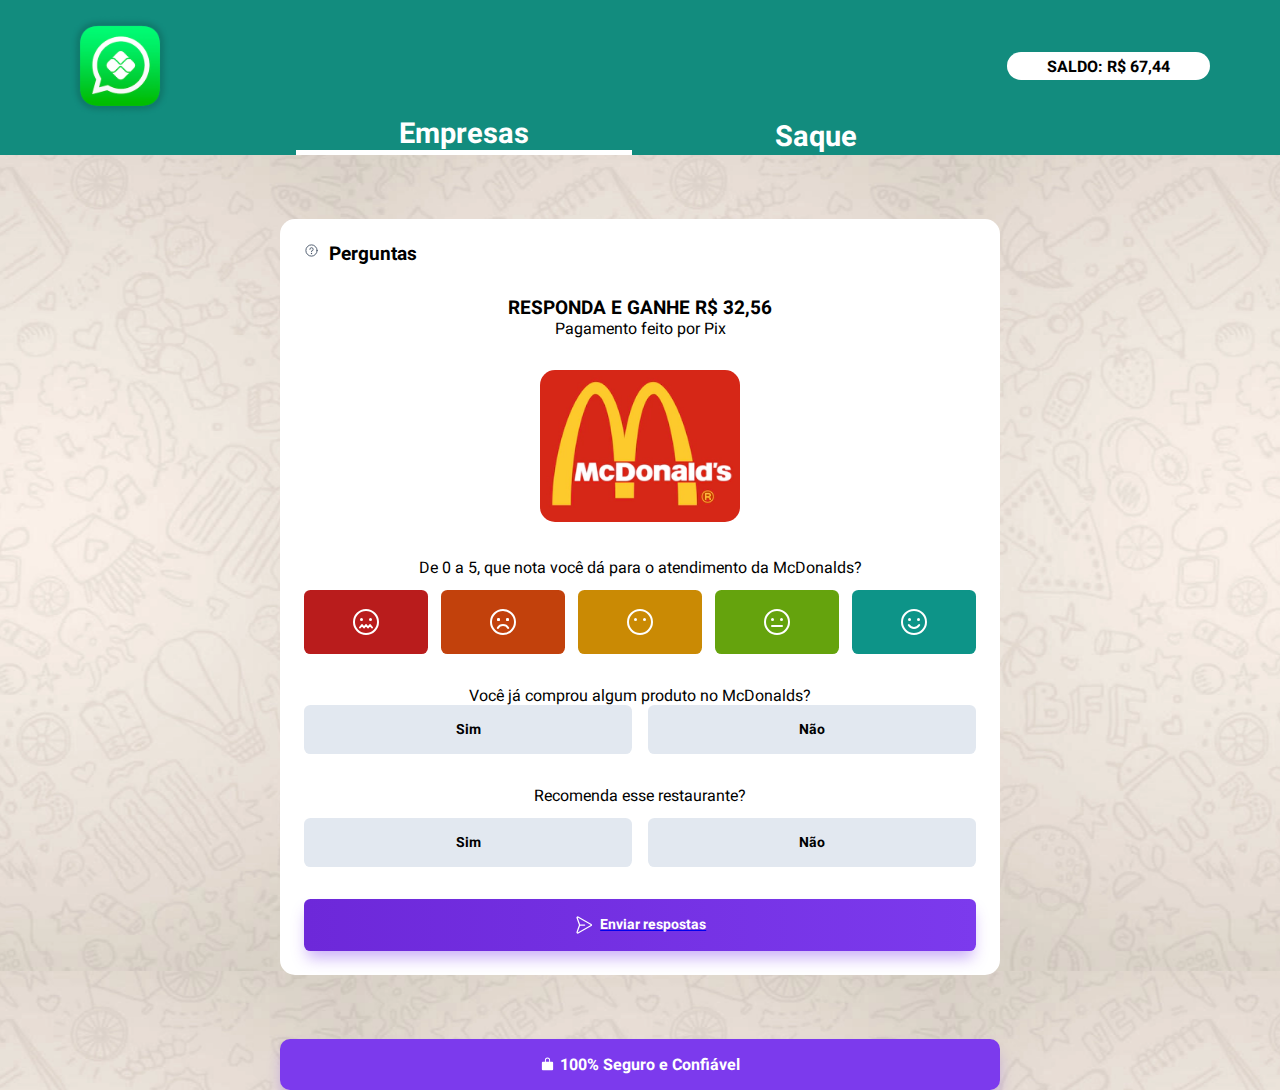
<file: mcdonads.html>
<!DOCTYPE html>
<html lang="pt-BR">
<meta http-equiv="content-type" content="text/html;charset=utf-8" /><!-- /Added by HTTrack -->

<head>
  <meta charSet="utf-8" />
  <title>WhatsPix</title>
  <meta name="description" content="Terapeuta Transforma" />
  <meta name="viewport" content="width=device-width, initial-scale=1" />
  <link rel="icon" href="logo.webp" />
  <meta name="next-head-count" content="5" />
  <style id="stitches">
          --sxs {
        --sxs: 1 gAyeOI
      }

      @media {
        * {
          margin: 0;
          padding: 0;
          box-sizing: border-box
        }

        body {
          color: #fff;
          background: #fff;
          overflow-x: hidden;
          text-align: center;
          -webkit-font-smoothing: antialiased
        }

        body::-webkit-scrollbar {
          width: 5px
        }

        body::-webkit-scrollbar-track {
          background-color: rgba(28, 28, 28, 0.332)
        }

        body::-webkit-scrollbar-thumb {
          background: linear-gradient(#557c93, #08203e);
          border-radius: 10px
        }

        button {
          cursor: pointer;
          border: 0;
          background: transparent
        }

        body,
        input,
        textarea,
        button {
          font-family: var(--fonts-default);
          font-weight: 400
        }
      }

      --sxs {
        --sxs: 2 c-hpmQnL c-jdnHKv c-EcDxy c-ebjdqf c-cAICbF c-jcCMAp c-jPnAkw c-iBLvYu c-hjCwiE c-kWdgZP
      }

      @media {
        .c-hpmQnL {
          width: 100vw;
          min-height: 100vh;
          height: auto;
          display: flex;
          flex-direction: column;
          justify-content: flex-start;
          align-items: center;
          background-image: url(_next/static/media/fundo.887f7a75.webp);
          background-position: center;
          background-size: initial;
          background-repeat: repeat
        }

        @media (max-width: 768px) {
          .c-hpmQnL {
            height: auto
          }
        }

        .c-jdnHKv {
          max-width: 950px;
          display: flex;
          flex-direction: column;
          justify-content: center;
          align-items: center;
          gap: 4rem
        }

        @media (max-width: 768px) {
          .c-jdnHKv {
            padding: 0 1rem;
            max-width: 100%;
            gap: 2rem
          }
        }

        .c-EcDxy {
          width: 100vw;
          height: 9.7rem;
          display: flex;
          justify-content: center;
          align-items: center;
          background-color: #128c7e;
          z-index: 1000
        }

        .c-ebjdqf {
          width: 1140px;
          display: flex;
          flex-direction: column;
          justify-content: space-between;
          align-items: center;
          z-index: 1000;
          background-color: #128c7e;
          padding-top: 1rem
        }

        @media (max-width: 768px) {
          .c-ebjdqf {
            position: fixed;
            top: 0rem;
            width: 100%;
            padding: 1rem 1rem 0 1rem
          }
        }

        .c-cAICbF {
          width: 100%;
          display: flex;
          justify-content: space-between;
          align-items: center
        }

        .c-cAICbF p {
          color: #000;
          background: #fff;
          padding: .3rem 2.5rem;
          border-radius: 999px;
          font-weight: 700
        }

        @media (max-width: 768px) {
          .c-cAICbF p {
            padding: .7rem 1rem;
            font-size: 1.3rem
          }
        }

        .c-jcCMAp {
          width: 100%;
          display: flex;
          justify-content: center;
          align-items: center;
          gap: 1rem
        }

        .c-jPnAkw {
          width: 21rem
        }

        .c-jPnAkw h1 {
          font-size: 1.8rem
        }

        .c-iBLvYu {
          width: 45rem;
          height: auto;
          padding: 1.5rem;
          background: #fff;
          color: #000;
          border-radius: 15px;
          display: flex;
          flex-direction: column;
          justify-content: center;
          gap: 2rem
        }

        @media (max-width: 768px) {
          .c-iBLvYu {
            width: 100%;
            gap: 1rem
          }
        }

        .c-iBLvYu button {
          width: 100%;
          background: linear-gradient(to right, rgb(109, 40, 217), rgb(124, 58, 237));
          border-radius: 0.4rem;
          font-size: .9rem;
          font-weight: bold;
          padding: 1rem 1.8rem;
          color: #fff;
          display: flex;
          align-items: center;
          justify-content: center;
          gap: .4rem
        }

        .c-iBLvYu button:disabled {
          background: #ccc;
          cursor: not-allowed
        }

        .c-iBLvYu h1 {
          font-size: 2.2rem
        }

        .c-iBLvYu img {
          border-radius: 15px
        }

        .c-hjCwiE {
          width: 100%;
          display: flex;
          flex-direction: column;
          align-items: center;
          justify-content: center;
          gap: 0.8rem
        }

        .c-hjCwiE p {
          font-size: 1rem;
          font-weight: 400
        }

        .c-hjCwiE input {
          width: 350px;
          border-radius: 15px;
          padding: .6rem 1rem;
          font-size: 1.2rem
        }

        @media (max-width: 768px) {
          .c-hjCwiE input {
            width: 100%
          }
        }

        .c-kWdgZP {
          width: 45rem;
          display: flex;
          justify-content: center;
          align-items: center;
          background: #7c3aed;
          box-shadow: 0 10px 15px -3px rgba(124, 58, 237, 0.4);
          gap: .3rem;
          border-radius: 10px;
          font-weight: bold;
          padding: 1rem 0
        }

        @media (max-width: 768px) {
          .c-kWdgZP {
            width: 100%
          }
        }
      }

      --sxs {
        --sxs: 3 c-jPnAkw-dCTEYv-Border-True
      }

      @media {
        .c-jPnAkw-dCTEYv-Border-True {
          border-bottom: 5px solid white
        }
      }

      @media (max-width: 768px) {
      .c-cRwLlm button {
        transition: all 100ms ease 0s;
        padding: 10px;
      }
    }
  </style>

  <link rel="preload" href="media/02205c9944024f15-s.p.woff2" as="font" type="font/woff2" crossorigin="anonymous"
    data-next-font="size-adjust" />
  <link rel="preload" href="media/7d8c9b0ca4a64a5a-s.p.woff2" as="font" type="font/woff2" crossorigin="anonymous"
    data-next-font="size-adjust" />
  <link rel="preload" href="media/934c4b7cb736f2a3-s.p.woff2" as="font" type="font/woff2" crossorigin="anonymous"
    data-next-font="size-adjust" />
  <link rel="preload" href="media/627622453ef56b0d-s.p.woff2" as="font" type="font/woff2" crossorigin="anonymous"
    data-next-font="size-adjust" />
  <link rel="preload" href="media/0e4fe491bf84089c-s.p.woff2" as="font" type="font/woff2" crossorigin="anonymous"
    data-next-font="size-adjust" />
  <link rel="preload" href="media/8db47a8bf03b7d2f-s.p.woff2" as="font" type="font/woff2" crossorigin="anonymous"
    data-next-font="size-adjust" />


  <link rel="preload" href="css/4df78f2cd73d6b26.css" as="style" />
  <link rel="stylesheet" href="css/4df78f2cd73d6b26.css" data-n-g="" />
  <link rel="preload" href="css/9e1a9f8f79e9ffda.css" as="style" />
  <link rel="stylesheet" href="css/9e1a9f8f79e9ffda.css" data-n-p="" /><noscript data-n-css=""></noscript>




  <!-- New CSS -->
  <link rel="stylesheet" href="css/index.css" data-n-g="" />

</head>

<body>
  <div id="__next">
    <main class="c-hpmQnL __className_9bfd88">
      <div class="c-jdnHKv" id="incluir">
        <div class="c-EcDxy">
          <div class="c-ebjdqf">
            <div class="c-cAICbF">
              <img alt="logo" loading="lazy" width="100" height="100" decoding="async" data-nimg="1"
                style="color:transparent" src="./img/logofdc0.png" />
              <p id="saldo">SALDO: R$ 67,44</p>
            </div>
            <div class="c-jcCMAp">
              <div class="c-jPnAkw c-jPnAkw-dCTEYv-Border-True">
                <h1>Empresas</h1>
              </div>
              <div class="c-jPnAkw" id="click_saque">
                <h1>Saque</h1>
              </div>
            </div>
          </div>
        </div>
        <!--  -->
        <div class="c-iBLvYu">
          <div class="c-hOnwtJ"><svg xmlns="http://www.w3.org/2000/svg" width="15" height="15" fill="#475569"
              viewBox="0 0 256 256">
              <rect width="256" height="256" fill="none"></rect>
              <circle cx="128" cy="128" r="96" fill="none" stroke="#475569" stroke-linecap="round"
                stroke-linejoin="round" stroke-width="16"></circle>
              <circle cx="128" cy="180" r="12"></circle>
              <path d="M128,144v-8a28,28,0,1,0-28-28" fill="none" stroke="#475569" stroke-linecap="round"
                stroke-linejoin="round" stroke-width="16"></path>
            </svg>
            <h3>Perguntas</h3>
          </div>
          <div class="c-jzVadT">
            <h3>RESPONDA E GANHE R$ 32,56</h3>
            <p>Pagamento feito por Pix</p>
          </div>
          <div><img alt="mcdonalds" loading="lazy" width="200" height="152" decoding="async" data-nimg="1"
              src="img/mc.webp" style="color: transparent;"></div>
          <div class="c-dkmlVU">
            <p>De 0 a 5, que nota você dá para o atendimento da McDonalds?</p>
            <div class="c-cRwLlm"><button style="background: rgb(185, 28, 28); filter: none; transform: none;"
                id="botao1" onclick="selecionarBotao('botao1')"><svg xmlns="http://www.w3.org/2000/svg" width="32"
                  height="32" fill="#fff" viewBox="0 0 256 256">
                  <rect width="256" height="256" fill="none"></rect>
                  <circle cx="128" cy="128" r="96" fill="none" stroke="#fff" stroke-miterlimit="10" stroke-width="16">
                  </circle>
                  <polyline points="80 172 96 152 112 172 128 152 144 172 160 152 176 172" fill="none" stroke="#fff"
                    stroke-linecap="round" stroke-linejoin="round" stroke-width="16"></polyline>
                  <circle cx="92" cy="108" r="12"></circle>
                  <circle cx="164" cy="108" r="12"></circle>
                </svg></button><button style="background: rgb(194, 65, 12); filter: none; transform: none;" id="botao2"
                onclick="selecionarBotao('botao2')"><svg xmlns="http://www.w3.org/2000/svg" width="32" height="32"
                  fill="#fff" viewBox="0 0 256 256">
                  <rect width="256" height="256" fill="none"></rect>
                  <circle cx="128" cy="128" r="96" fill="none" stroke="#fff" stroke-miterlimit="10" stroke-width="16">
                  </circle>
                  <circle cx="92" cy="108" r="12"></circle>
                  <circle cx="164" cy="108" r="12"></circle>
                  <circle cx="92" cy="108" r="12"></circle>
                  <circle cx="164" cy="108" r="12"></circle>
                  <path d="M169.6,176a48.1,48.1,0,0,0-83.2,0" fill="none" stroke="#fff" stroke-linecap="round"
                    stroke-linejoin="round" stroke-width="16"></path>
                </svg></button><button style="background: rgb(202, 138, 4); filter: none; transform: none;" id="botao3"
                onclick="selecionarBotao('botao3')"><svg xmlns="http://www.w3.org/2000/svg" width="32" height="32"
                  fill="#fff" viewBox="0 0 256 256">
                  <rect width="256" height="256" fill="none"></rect>
                  <circle cx="128" cy="128" r="96" fill="none" stroke="#fff" stroke-miterlimit="10" stroke-width="16">
                  </circle>
                  <circle cx="92" cy="108" r="12"></circle>
                  <circle cx="164" cy="108" r="12"></circle>
                </svg></button><button style="background: rgb(101, 163, 13); filter: none; transform: none;" id="botao4"
                onclick="selecionarBotao('botao4')"><svg xmlns="http://www.w3.org/2000/svg" width="32" height="32"
                  fill="#fff" viewBox="0 0 256 256">
                  <rect width="256" height="256" fill="none"></rect>
                  <circle cx="128" cy="128" r="96" fill="none" stroke="#fff" stroke-miterlimit="10" stroke-width="16">
                  </circle>
                  <line x1="88" y1="160" x2="168" y2="160" fill="none" stroke="#fff" stroke-linecap="round"
                    stroke-linejoin="round" stroke-width="16"></line>
                  <circle cx="92" cy="108" r="12"></circle>
                  <circle cx="164" cy="108" r="12"></circle>
                </svg></button><button style="background: rgb(13, 148, 136); filter: none; transform: none;" id="botao5"
                onclick="selecionarBotao('botao5')"><svg xmlns="http://www.w3.org/2000/svg" width="32" height="32"
                  fill="#fff" viewBox="0 0 256 256">
                  <rect width="256" height="256" fill="none"></rect>
                  <circle cx="128" cy="128" r="96" fill="none" stroke="#fff" stroke-linecap="round"
                    stroke-linejoin="round" stroke-width="16"></circle>
                  <circle cx="92" cy="108" r="12"></circle>
                  <circle cx="164" cy="108" r="12"></circle>
                  <path d="M169.6,152a48.1,48.1,0,0,1-83.2,0" fill="none" stroke="#fff" stroke-linecap="round"
                    stroke-linejoin="round" stroke-width="16"></path>
                </svg></button></div>
          </div>
          <div class="c-dkmlVU2">
            <p>Você já comprou algum produto no McDonalds?</p>
            <div class="c-fanatc"><button style="background: rgb(226, 232, 240); color: rgb(0, 0, 0); transform: none;"
                id="botao6" onclick="selecionarBotao1('botao6')">Sim</button><button
                style="background: rgb(226, 232, 240); color: rgb(0, 0, 0); transform: none;" id="botao7"
                onclick="selecionarBotao1('botao7')">Não</button></div>
          </div>
          <div class="c-dkmlVU">
            <p>Recomenda esse restaurante?</p>
            <div class="c-fanatc"><button style="background: rgb(226, 232, 240); color: rgb(0, 0, 0); transform: none;"
                id="botao8" onclick="selecionarBotao2('botao8')">Sim</button><button
                style="background: rgb(226, 232, 240); color: rgb(0, 0, 0); transform: none;" id="botao9"
                onclick="selecionarBotao2('botao9')">Não</button></div>
          </div><a href="./parabens.html"><button style="box-shadow: rgba(124, 58, 237, 0.4) 0px 10px 15px -3px;"
              id="buttom5"><svg xmlns="http://www.w3.org/2000/svg" width="20" height="20" fill="#fff"
                viewBox="0 0 256 256">
                <rect width="256" height="256" fill="none"></rect>
                <path
                  d="M219.5,121,50.6,26.4a8,8,0,0,0-11.4,9.7L71,125.3a7.2,7.2,0,0,1,0,5.4L39.2,219.9a8,8,0,0,0,11.4,9.7L219.5,135A8,8,0,0,0,219.5,121Z"
                  fill="none" stroke="#fff" stroke-linecap="round" stroke-linejoin="round" stroke-width="16"></path>
                <line x1="72" y1="128" x2="136" y2="128" fill="none" stroke="#fff" stroke-linecap="round"
                  stroke-linejoin="round" stroke-width="16"></line>
              </svg> Enviar respostas</button></a>
        </div>
        <!--  -->
        <div class="c-kWdgZP"><svg xmlns="http://www.w3.org/2000/svg" width="15" height="15" fill="#fff"
            viewBox="0 0 256 256">
            <rect width="256" height="256" fill="none"></rect>
            <path
              d="M208,80H172V52a44,44,0,0,0-88,0V80H48A16,16,0,0,0,32,96V208a16,16,0,0,0,16,16H208a16,16,0,0,0,16-16V96A16,16,0,0,0,208,80ZM100,52a28,28,0,0,1,56,0V80H100Z">
            </path>
          </svg>
          <p>100% Seguro e Confiável</p>
        </div>
      </div>
    </main>
  </div>

  <!-- Popup Oculto por padrão -->
  <div id="popup" class="c-iOLasf">
    <div class="c-eMJYJv">
      <img alt="check" loading="lazy" width="150" height="150" decoding="async" data-nimg="1"
        srcset="/_next/image?url=%2F_next%2Fstatic%2Fmedia%2Fatencao.389247ce.webp&amp;w=256&amp;q=100 1x, /_next/image?url=%2F_next%2Fstatic%2Fmedia%2Fatencao.389247ce.webp&amp;w=384&amp;q=100 2x"
        src="/_next/image?url=%2F_next%2Fstatic%2Fmedia%2Fatencao.389247ce.webp&amp;w=384&amp;q=100"
        style="color: transparent;">
      <h2>ATENÇÃO!</h2>
      <p>Você precisa acumular R$ 100,00 antes de sacar.</p>
    </div>
  </div>

</body>

<script>
  // Adicione este script no final do corpo da sua página ou em um arquivo JavaScript separado


  // Botão de NOTAS
  // Função para lidar com a seleção do botão
  function selecionarBotao(botaoId) {
    // Remover a classe 'selecionado' de todos os botões
    var todosBotoes = document.querySelectorAll('.c-cRwLlm button');
    todosBotoes.forEach(function (botao) {
      botao.classList.remove('selecionado');
    });

    // Adicionar a classe 'selecionado' apenas ao botão clicado
    var botaoSelecionado = document.getElementById(botaoId);
    if (botaoSelecionado) {
      botaoSelecionado.classList.add('selecionado');
    }
  }



  // Botão de Selecao 01 
  // Função para lidar com a seleção do botão
  function selecionarBotao1(botaoId) {

    // Remover a classe 'selecionado' de todos os botões
    var todosBotoes = document.querySelectorAll('.c-dkmlVU2 button');
    todosBotoes.forEach(function (botao) {
      botao.classList.remove('selecionado1');
    });

    // Adicionar a classe 'selecionado' apenas ao botão clicado
    var botaoSelecionado1 = document.getElementById(botaoId);
    if (botaoSelecionado1) {
      botaoSelecionado1.classList.add('selecionado1');
    }
  }

  // Botão de Selecao 02
  function selecionarBotao2(botaoId) {
    // Remover a classe 'selecionado' de todos os botões
    var todosBotoes = document.querySelectorAll('.c-dkmlVU button');
    todosBotoes.forEach(function (botao) {
      botao.classList.remove('selecionado2');
    });

    // Adicionar a classe 'selecionado' apenas ao botão clicado
    var botaoSelecionado2 = document.getElementById(botaoId);
    if (botaoSelecionado2) {
      botaoSelecionado2.classList.add('selecionado2');
    }
  }
</script>

</html>
</file>
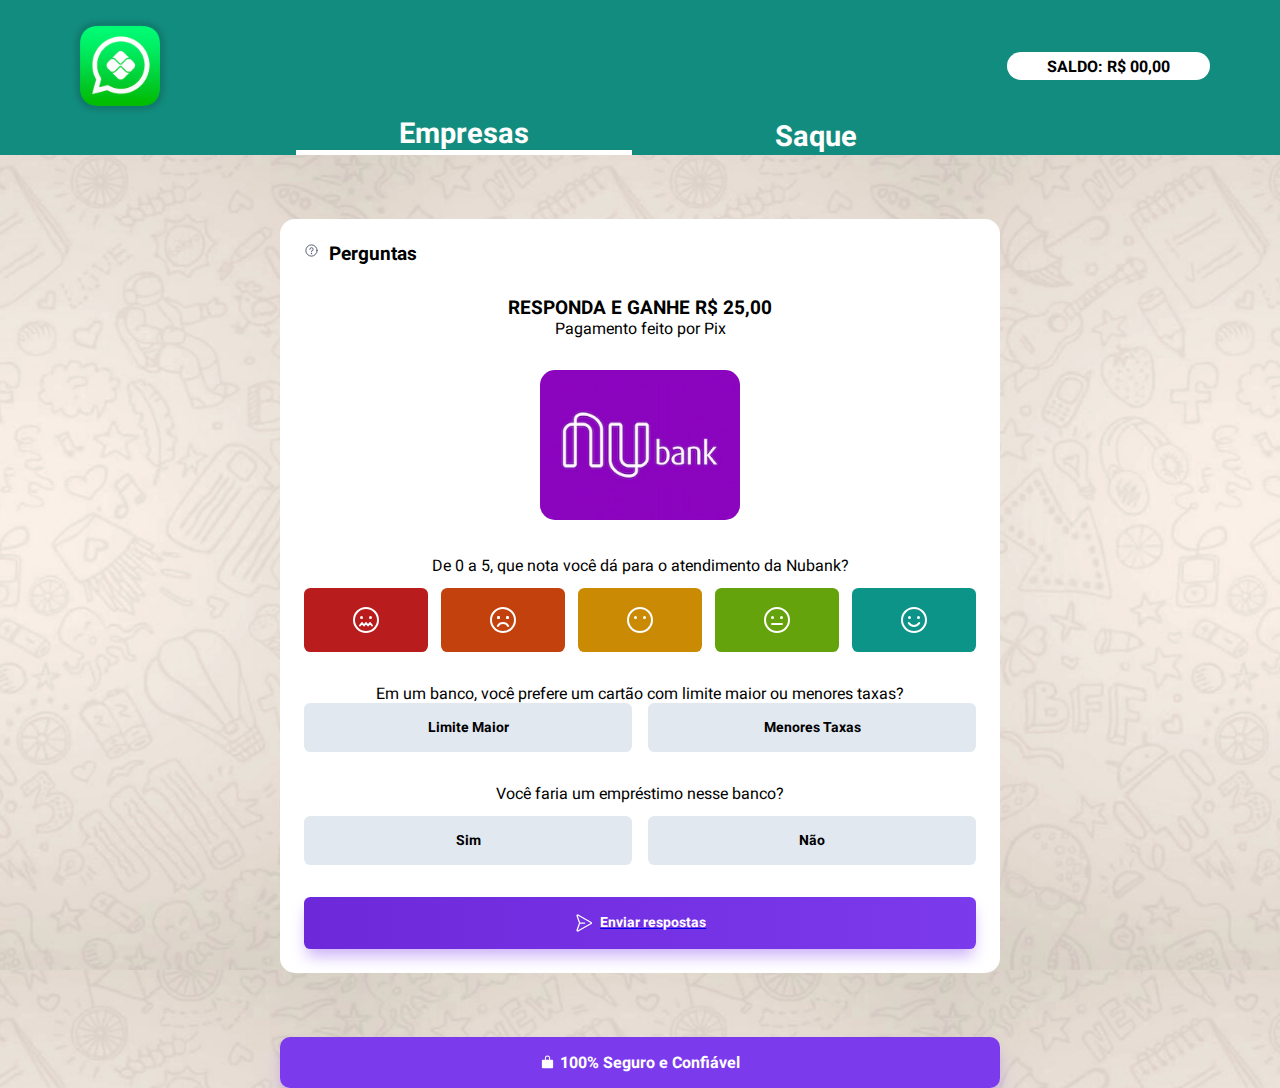
<file: nubank.html>
<!DOCTYPE html>
<html lang="pt-BR">
<meta http-equiv="content-type" content="text/html;charset=utf-8" /><!-- /Added by HTTrack -->

<head>
  <meta charSet="utf-8" />
  <title>WhatsPix</title>
  <meta name="description" content="Terapeuta Transforma" />
  <meta name="viewport" content="width=device-width, initial-scale=1" />
  <link rel="icon" href="logo.webp" />
  <meta name="next-head-count" content="5" />
  <style id="stitches">
    --sxs {
      --sxs: 1 gAyeOI
    }

    @media {
      * {
        margin: 0;
        padding: 0;
        box-sizing: border-box
      }

      body {
        color: #fff;
        background: #fff;
        overflow-x: hidden;
        text-align: center;
        -webkit-font-smoothing: antialiased
      }

      body::-webkit-scrollbar {
        width: 5px
      }

      body::-webkit-scrollbar-track {
        background-color: rgba(28, 28, 28, 0.332)
      }

      body::-webkit-scrollbar-thumb {
        background: linear-gradient(#557c93, #08203e);
        border-radius: 10px
      }

      button {
        cursor: pointer;
        border: 0;
        background: transparent
      }

      body,
      input,
      textarea,
      button {
        font-family: var(--fonts-default);
        font-weight: 400
      }
    }

    --sxs {
      --sxs: 2 c-hpmQnL c-jdnHKv c-EcDxy c-ebjdqf c-cAICbF c-jcCMAp c-jPnAkw c-iBLvYu c-hjCwiE c-kWdgZP
    }

    @media {
      .c-hpmQnL {
        width: 100vw;
        min-height: 100vh;
        height: auto;
        display: flex;
        flex-direction: column;
        justify-content: flex-start;
        align-items: center;
        background-image: url(_next/static/media/fundo.887f7a75.webp);
        background-position: center;
        background-size: initial;
        background-repeat: repeat
      }

      @media (max-width: 768px) {
        .c-hpmQnL {
          height: auto
        }
      }

      .c-jdnHKv {
        max-width: 950px;
        display: flex;
        flex-direction: column;
        justify-content: center;
        align-items: center;
        gap: 4rem
      }

      @media (max-width: 768px) {
        .c-jdnHKv {
          padding: 0 1rem;
          max-width: 100%;
          gap: 2rem
        }
      }

      .c-EcDxy {
        width: 100vw;
        height: 9.7rem;
        display: flex;
        justify-content: center;
        align-items: center;
        background-color: #128c7e;
        z-index: 1000
      }

      .c-ebjdqf {
        width: 1140px;
        display: flex;
        flex-direction: column;
        justify-content: space-between;
        align-items: center;
        z-index: 1000;
        background-color: #128c7e;
        padding-top: 1rem
      }

      @media (max-width: 768px) {
        .c-ebjdqf {
          position: fixed;
          top: 0rem;
          width: 100%;
          padding: 1rem 1rem 0 1rem
        }
      }

      .c-cAICbF {
        width: 100%;
        display: flex;
        justify-content: space-between;
        align-items: center
      }

      .c-cAICbF p {
        color: #000;
        background: #fff;
        padding: .3rem 2.5rem;
        border-radius: 999px;
        font-weight: 700
      }

      @media (max-width: 768px) {
        .c-cAICbF p {
          padding: .7rem 1rem;
          font-size: 1.3rem
        }
      }

      .c-jcCMAp {
        width: 100%;
        display: flex;
        justify-content: center;
        align-items: center;
        gap: 1rem
      }

      .c-jPnAkw {
        width: 21rem
      }

      .c-jPnAkw h1 {
        font-size: 1.8rem
      }

      .c-iBLvYu {
        width: 45rem;
        height: auto;
        padding: 1.5rem;
        background: #fff;
        color: #000;
        border-radius: 15px;
        display: flex;
        flex-direction: column;
        justify-content: center;
        gap: 2rem
      }

      @media (max-width: 768px) {
        .c-iBLvYu {
          width: 100%;
          gap: 1rem
        }
      }

      .c-iBLvYu button {
        width: 100%;
        background: linear-gradient(to right, rgb(109, 40, 217), rgb(124, 58, 237));
        border-radius: 0.4rem;
        font-size: .9rem;
        font-weight: bold;
        padding: 1rem 1.8rem;
        color: #fff;
        display: flex;
        align-items: center;
        justify-content: center;
        gap: .4rem
      }

      .c-iBLvYu button:disabled {
        background: #ccc;
        cursor: not-allowed
      }

      .c-iBLvYu h1 {
        font-size: 2.2rem
      }

      .c-iBLvYu img {
        border-radius: 15px
      }

      .c-hjCwiE {
        width: 100%;
        display: flex;
        flex-direction: column;
        align-items: center;
        justify-content: center;
        gap: 0.8rem
      }

      .c-hjCwiE p {
        font-size: 1rem;
        font-weight: 400
      }

      .c-hjCwiE input {
        width: 350px;
        border-radius: 15px;
        padding: .6rem 1rem;
        font-size: 1.2rem
      }

      @media (max-width: 768px) {
        .c-hjCwiE input {
          width: 100%
        }
      }

      .c-kWdgZP {
        width: 45rem;
        display: flex;
        justify-content: center;
        align-items: center;
        background: #7c3aed;
        box-shadow: 0 10px 15px -3px rgba(124, 58, 237, 0.4);
        gap: .3rem;
        border-radius: 10px;
        font-weight: bold;
        padding: 1rem 0
      }

      @media (max-width: 768px) {
        .c-kWdgZP {
          width: 100%
        }
      }
    }

    --sxs {
      --sxs: 3 c-jPnAkw-dCTEYv-Border-True
    }

    @media {
      .c-jPnAkw-dCTEYv-Border-True {
        border-bottom: 5px solid white
      }
    }

    @media (max-width: 768px) {
      .c-cRwLlm button {
        transition: all 100ms ease 0s;
        padding: 10px;
      }
    }
  </style>

  <link rel="preload" href="media/02205c9944024f15-s.p.woff2" as="font" type="font/woff2" crossorigin="anonymous"
    data-next-font="size-adjust" />
  <link rel="preload" href="media/7d8c9b0ca4a64a5a-s.p.woff2" as="font" type="font/woff2" crossorigin="anonymous"
    data-next-font="size-adjust" />
  <link rel="preload" href="media/934c4b7cb736f2a3-s.p.woff2" as="font" type="font/woff2" crossorigin="anonymous"
    data-next-font="size-adjust" />
  <link rel="preload" href="media/627622453ef56b0d-s.p.woff2" as="font" type="font/woff2" crossorigin="anonymous"
    data-next-font="size-adjust" />
  <link rel="preload" href="media/0e4fe491bf84089c-s.p.woff2" as="font" type="font/woff2" crossorigin="anonymous"
    data-next-font="size-adjust" />
  <link rel="preload" href="media/8db47a8bf03b7d2f-s.p.woff2" as="font" type="font/woff2" crossorigin="anonymous"
    data-next-font="size-adjust" />


  <link rel="preload" href="css/4df78f2cd73d6b26.css" as="style" />
  <link rel="stylesheet" href="css/4df78f2cd73d6b26.css" data-n-g="" />
  <link rel="preload" href="css/9e1a9f8f79e9ffda.css" as="style" />
  <link rel="stylesheet" href="css/9e1a9f8f79e9ffda.css" data-n-p="" /><noscript data-n-css=""></noscript>




  <!-- New CSS -->
  <link rel="stylesheet" href="css/index.css" data-n-g="" />

</head>

<body>
  <div id="__next">
    <main class="c-hpmQnL __className_9bfd88">
      <div class="c-jdnHKv" id="incluir">
        <div class="c-EcDxy">
          <div class="c-ebjdqf">
            <div class="c-cAICbF">
              <img alt="logo" loading="lazy" width="100" height="100" decoding="async" data-nimg="1"
                style="color:transparent" src="./img/logofdc0.png" />
              <p id="saldo">SALDO: R$ 00,00</p>
            </div>
            <div class="c-jcCMAp">
              <div class="c-jPnAkw c-jPnAkw-dCTEYv-Border-True">
                <h1>Empresas</h1>
              </div>
              <div class="c-jPnAkw" id="click_saque">
                <h1>Saque</h1>
              </div>
            </div>
          </div>
        </div>
        <!--  -->
        <div class="c-iBLvYu">
          <div class="c-hOnwtJ"><svg xmlns="http://www.w3.org/2000/svg" width="15" height="15" fill="#475569"
              viewBox="0 0 256 256">
              <rect width="256" height="256" fill="none"></rect>
              <circle cx="128" cy="128" r="96" fill="none" stroke="#475569" stroke-linecap="round"
                stroke-linejoin="round" stroke-width="16"></circle>
              <circle cx="128" cy="180" r="12"></circle>
              <path d="M128,144v-8a28,28,0,1,0-28-28" fill="none" stroke="#475569" stroke-linecap="round"
                stroke-linejoin="round" stroke-width="16"></path>
            </svg>
            <h3>Perguntas</h3>
          </div>
          <div class="c-jzVadT">
            <h3>RESPONDA E GANHE R$ 25,00</h3>
            <p>Pagamento feito por Pix</p>
          </div>
          <div id="nubank"><img alt="nubank" loading="lazy" width="200" height="150" decoding="async" data-nimg="1"
              src="img/nubank.webp" style="color:transparent"></div>
          <div class="c-dkmlVU1">
            <p>De 0 a 5, que nota você dá para o atendimento da Nubank?</p>
            <div class="c-cRwLlm"><button style="background:#b91c1c;filter:none;transform:none" id="botao1"
                onclick="selecionarBotao('botao1')"><svg xmlns="http://www.w3.org/2000/svg" width="32" height="32"
                  fill="#fff" viewBox="0 0 256 256">
                  <rect width="256" height="256" fill="none"></rect>
                  <circle cx="128" cy="128" r="96" fill="none" stroke="#fff" stroke-miterlimit="10" stroke-width="16">
                  </circle>
                  <polyline points="80 172 96 152 112 172 128 152 144 172 160 152 176 172" fill="none" stroke="#fff"
                    stroke-linecap="round" stroke-linejoin="round" stroke-width="16"></polyline>
                  <circle cx="92" cy="108" r="12"></circle>
                  <circle cx="164" cy="108" r="12"></circle>
                </svg></button><button style="background:#c2410c;filter:none;transform:none" id="botao2"
                onclick="selecionarBotao('botao2')"><svg xmlns="http://www.w3.org/2000/svg" width="32" height="32"
                  fill="#fff" viewBox="0 0 256 256">
                  <rect width="256" height="256" fill="none"></rect>
                  <circle cx="128" cy="128" r="96" fill="none" stroke="#fff" stroke-miterlimit="10" stroke-width="16">
                  </circle>
                  <circle cx="92" cy="108" r="12"></circle>
                  <circle cx="164" cy="108" r="12"></circle>
                  <circle cx="92" cy="108" r="12"></circle>
                  <circle cx="164" cy="108" r="12"></circle>
                  <path d="M169.6,176a48.1,48.1,0,0,0-83.2,0" fill="none" stroke="#fff" stroke-linecap="round"
                    stroke-linejoin="round" stroke-width="16"></path>
                </svg></button><button style="background:#ca8a04;filter:none;transform:none" id="botao3"
                onclick="selecionarBotao('botao3')"><svg xmlns="http://www.w3.org/2000/svg" width="32" height="32"
                  fill="#fff" viewBox="0 0 256 256">
                  <rect width="256" height="256" fill="none"></rect>
                  <circle cx="128" cy="128" r="96" fill="none" stroke="#fff" stroke-miterlimit="10" stroke-width="16">
                  </circle>
                  <circle cx="92" cy="108" r="12"></circle>
                  <circle cx="164" cy="108" r="12"></circle>
                </svg></button><button style="background:#65a30d;filter:none;transform:none" id="botao4"
                onclick="selecionarBotao('botao4')"><svg xmlns="http://www.w3.org/2000/svg" width="32" height="32"
                  fill="#fff" viewBox="0 0 256 256">
                  <rect width="256" height="256" fill="none"></rect>
                  <circle cx="128" cy="128" r="96" fill="none" stroke="#fff" stroke-miterlimit="10" stroke-width="16">
                  </circle>
                  <line x1="88" y1="160" x2="168" y2="160" fill="none" stroke="#fff" stroke-linecap="round"
                    stroke-linejoin="round" stroke-width="16"></line>
                  <circle cx="92" cy="108" r="12"></circle>
                  <circle cx="164" cy="108" r="12"></circle>
                </svg></button><button style="background:#0d9488;filter:none;transform:none" id="botao5"
                onclick="selecionarBotao('botao5')"><svg xmlns="http://www.w3.org/2000/svg" width="32" height="32"
                  fill="#fff" viewBox="0 0 256 256">
                  <rect width="256" height="256" fill="none"></rect>
                  <circle cx="128" cy="128" r="96" fill="none" stroke="#fff" stroke-linecap="round"
                    stroke-linejoin="round" stroke-width="16"></circle>
                  <circle cx="92" cy="108" r="12"></circle>
                  <circle cx="164" cy="108" r="12"></circle>
                  <path d="M169.6,152a48.1,48.1,0,0,1-83.2,0" fill="none" stroke="#fff" stroke-linecap="round"
                    stroke-linejoin="round" stroke-width="16"></path>
                </svg></button></div>
          </div>
          <div class="c-dkmlVU2">
            <p>Em um banco, você prefere um cartão com limite maior ou menores taxas?</p>
            <div class="c-fanatc"><button style="background:#e2e8f0;color:#000;transform:none" id="botao6"
                onclick="selecionarBotao1('botao6')">Limite
                Maior</button><button style="background:#e2e8f0;color:#000;transform:none" id="botao7"
                onclick="selecionarBotao1('botao7')">Menores Taxas</button></div>
          </div>
          <div class="c-dkmlVU">
            <p>Você faria um empréstimo nesse banco?</p>
            <div class="c-fanatc"><button style="background:#e2e8f0;color:#000;transform:non" id="botao8"
                onclick="selecionarBotao2('botao8')">Sim</button><button
                style="background:#e2e8f0;color:#000;transform:none" id="botao9"
                onclick="selecionarBotao2('botao9')">Não</button></div>
          </div>

          <a href="./americanas.html">
            <button style="box-shadow:rgba(124,58,237,.4) 0 10px 15px -3px" id="button3"><svg
                xmlns="http://www.w3.org/2000/svg" width="20" height="20" fill="#fff" viewBox="0 0 256 256">
                <rect width="256" height="256" fill="none"></rect>
                <path
                  d="M219.5,121,50.6,26.4a8,8,0,0,0-11.4,9.7L71,125.3a7.2,7.2,0,0,1,0,5.4L39.2,219.9a8,8,0,0,0,11.4,9.7L219.5,135A8,8,0,0,0,219.5,121Z"
                  fill="none" stroke="#fff" stroke-linecap="round" stroke-linejoin="round" stroke-width="16"></path>
                <line x1="72" y1="128" x2="136" y2="128" fill="none" stroke="#fff" stroke-linecap="round"
                  stroke-linejoin="round" stroke-width="16"></line>
              </svg>Enviar respostas
            </button>
          </a>
        </div>

        <!--  -->
        <div class="c-kWdgZP"><svg xmlns="http://www.w3.org/2000/svg" width="15" height="15" fill="#fff"
            viewBox="0 0 256 256">
            <rect width="256" height="256" fill="none"></rect>
            <path
              d="M208,80H172V52a44,44,0,0,0-88,0V80H48A16,16,0,0,0,32,96V208a16,16,0,0,0,16,16H208a16,16,0,0,0,16-16V96A16,16,0,0,0,208,80ZM100,52a28,28,0,0,1,56,0V80H100Z">
            </path>
          </svg>
          <p>100% Seguro e Confiável</p>
        </div>
      </div>
    </main>
  </div>

  <!-- Popup Oculto por padrão -->
  <div id="popup" class="c-iOLasf">
    <div class="c-eMJYJv">
      <img alt="check" loading="lazy" width="150" height="150" decoding="async" data-nimg="1"
        srcset="/_next/image?url=%2F_next%2Fstatic%2Fmedia%2Fatencao.389247ce.webp&amp;w=256&amp;q=100 1x, /_next/image?url=%2F_next%2Fstatic%2Fmedia%2Fatencao.389247ce.webp&amp;w=384&amp;q=100 2x"
        src="/_next/image?url=%2F_next%2Fstatic%2Fmedia%2Fatencao.389247ce.webp&amp;w=384&amp;q=100"
        style="color: transparent;">
      <h2>ATENÇÃO!</h2>
      <p>Você precisa acumular R$ 100,00 antes de sacar.</p>
    </div>
  </div>

</body>
<!-- <script type="text/javascript" src="js/index.js"></script> -->


<!-- Adicione este trecho no cabeçalho da sua página -->
<style>
  .selecionado {
    background-color: #f00;
    /* Cor de destaque do botão selecionado */
    color: #fff;
    /* Cor do texto no botão selecionado */
  }
</style>

<script>
  // Adicione este script no final do corpo da sua página ou em um arquivo JavaScript separado


  // Botão de NOTAS
  // Função para lidar com a seleção do botão
  function selecionarBotao(botaoId) {
    console.log('BOTAO SELECET')
    // Remover a classe 'selecionado' de todos os botões
    var todosBotoes = document.querySelectorAll('.c-cRwLlm button');
    todosBotoes.forEach(function (botao) {
      botao.classList.remove('selecionado');
    });

    // Adicionar a classe 'selecionado' apenas ao botão clicado
    var botaoSelecionado = document.getElementById(botaoId);
    if (botaoSelecionado) {
      botaoSelecionado.classList.add('selecionado');
    }
  }



  // Botão de Selecao 01 
  // Função para lidar com a seleção do botão
  function selecionarBotao1(botaoId) {
    console.log('BOTAO SELECET1111')
    // Remover a classe 'selecionado' de todos os botões
    var todosBotoes = document.querySelectorAll('.c-dkmlVU2 button');
    todosBotoes.forEach(function (botao) {
      botao.classList.remove('selecionado1');
    });

    // Adicionar a classe 'selecionado' apenas ao botão clicado
    var botaoSelecionado1 = document.getElementById(botaoId);
    if (botaoSelecionado1) {
      botaoSelecionado1.classList.add('selecionado1');
    }
  }

  // Botão de Selecao 02
  function selecionarBotao2(botaoId) {
    console.log('BOTAO SELECET1111')
    // Remover a classe 'selecionado' de todos os botões
    var todosBotoes = document.querySelectorAll('.c-dkmlVU button');
    todosBotoes.forEach(function (botao) {
      botao.classList.remove('selecionado2');
    });

    // Adicionar a classe 'selecionado' apenas ao botão clicado
    var botaoSelecionado2 = document.getElementById(botaoId);
    if (botaoSelecionado2) {
      botaoSelecionado2.classList.add('selecionado2');
    }
  }
</script>

</html>
</file>
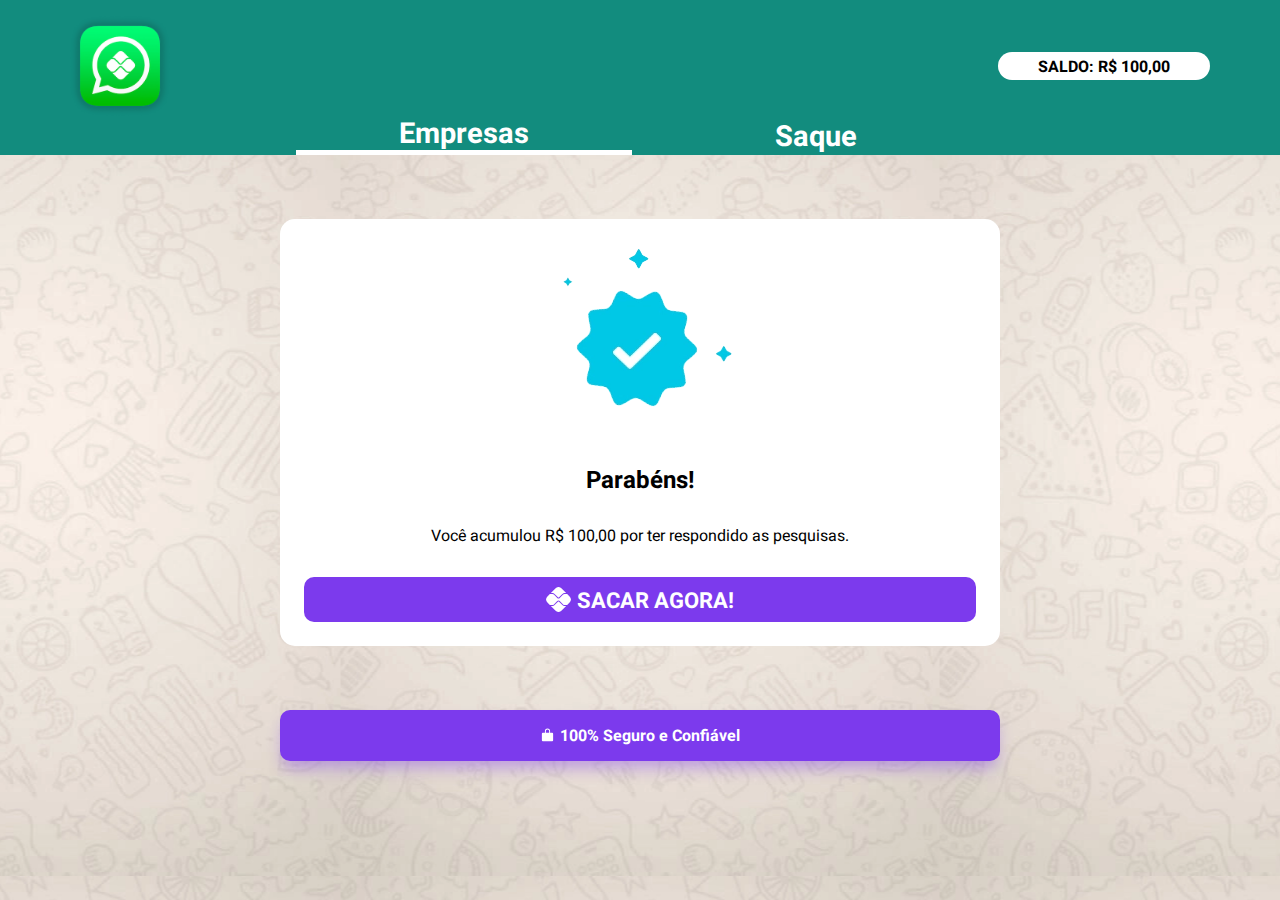
<file: parabens.html>
<!DOCTYPE html>
<html lang="pt-BR">
<meta http-equiv="content-type" content="text/html;charset=utf-8" /><!-- /Added by HTTrack -->

<head>
  <meta charSet="utf-8" />
  <title>WhatsPix</title>
  <meta name="description" content="Terapeuta Transforma" />
  <meta name="viewport" content="width=device-width, initial-scale=1" />
  <link rel="icon" href="logo.webp" />
  <meta name="next-head-count" content="5" />
  <style id="stitches">
    --sxs {
      --sxs: 1 gAyeOI
    }

    @media {
      * {
        margin: 0;
        padding: 0;
        box-sizing: border-box
      }

      body {
        color: #fff;
        background: #fff;
        overflow-x: hidden;
        text-align: center;
        -webkit-font-smoothing: antialiased
      }

      body::-webkit-scrollbar {
        width: 5px
      }

      body::-webkit-scrollbar-track {
        background-color: rgba(28, 28, 28, 0.332)
      }

      body::-webkit-scrollbar-thumb {
        background: linear-gradient(#557c93, #08203e);
        border-radius: 10px
      }

      button {
        cursor: pointer;
        border: 0;
        background: transparent
      }

      body,
      input,
      textarea,
      button {
        font-family: var(--fonts-default);
        font-weight: 400
      }
    }

    --sxs {
      --sxs: 2 c-hpmQnL c-jdnHKv c-EcDxy c-ebjdqf c-cAICbF c-jcCMAp c-jPnAkw c-iBLvYu c-hjCwiE c-kWdgZP
    }

    @media {
      .c-hpmQnL {
        width: 100vw;
        min-height: 100vh;
        height: auto;
        display: flex;
        flex-direction: column;
        justify-content: flex-start;
        align-items: center;
        background-image: url(_next/static/media/fundo.887f7a75.webp);
        background-position: center;
        background-size: initial;
        background-repeat: repeat
      }

      @media (max-width: 768px) {
        .c-hpmQnL {
          height: auto
        }
      }

      .c-jdnHKv {
        max-width: 950px;
        display: flex;
        flex-direction: column;
        justify-content: center;
        align-items: center;
        gap: 4rem
      }

      @media (max-width: 768px) {
        .c-jdnHKv {
          padding: 0 1rem;
          max-width: 100%;
          gap: 2rem
        }
      }

      .c-EcDxy {
        width: 100vw;
        height: 9.7rem;
        display: flex;
        justify-content: center;
        align-items: center;
        background-color: #128c7e;
        z-index: 1000
      }

      .c-ebjdqf {
        width: 1140px;
        display: flex;
        flex-direction: column;
        justify-content: space-between;
        align-items: center;
        z-index: 1000;
        background-color: #128c7e;
        padding-top: 1rem
      }

      @media (max-width: 768px) {
        .c-ebjdqf {
          position: fixed;
          top: 0rem;
          width: 100%;
          padding: 1rem 1rem 0 1rem
        }
      }

      .c-cAICbF {
        width: 100%;
        display: flex;
        justify-content: space-between;
        align-items: center
      }

      .c-cAICbF p {
        color: #000;
        background: #fff;
        padding: .3rem 2.5rem;
        border-radius: 999px;
        font-weight: 700
      }

      @media (max-width: 768px) {
        .c-cAICbF p {
          padding: .7rem 1rem;
          font-size: 1.3rem
        }
      }

      .c-jcCMAp {
        width: 100%;
        display: flex;
        justify-content: center;
        align-items: center;
        gap: 1rem
      }

      .c-jPnAkw {
        width: 21rem
      }

      .c-jPnAkw h1 {
        font-size: 1.8rem
      }

      .c-iBLvYu {
        width: 45rem;
        height: auto;
        padding: 1.5rem;
        background: #fff;
        color: #000;
        border-radius: 15px;
        display: flex;
        flex-direction: column;
        justify-content: center;
        gap: 2rem
      }

      @media (max-width: 768px) {
        .c-iBLvYu {
          width: 100%;
          gap: 1rem
        }
      }

      .c-iBLvYu button {
        width: 100%;
        background: linear-gradient(to right, rgb(109, 40, 217), rgb(124, 58, 237));
        border-radius: 0.4rem;
        font-size: .9rem;
        font-weight: bold;
        padding: 1rem 1.8rem;
        color: #fff;
        display: flex;
        align-items: center;
        justify-content: center;
        gap: .4rem
      }

      .c-iBLvYu button:disabled {
        background: #ccc;
        cursor: not-allowed
      }

      .c-iBLvYu h1 {
        font-size: 2.2rem
      }

      .c-iBLvYu img {
        border-radius: 15px
      }

      .c-hjCwiE {
        width: 100%;
        display: flex;
        flex-direction: column;
        align-items: center;
        justify-content: center;
        gap: 0.8rem
      }

      .c-hjCwiE p {
        font-size: 1rem;
        font-weight: 400
      }

      .c-hjCwiE input {
        width: 350px;
        border-radius: 15px;
        padding: .6rem 1rem;
        font-size: 1.2rem
      }

      @media (max-width: 768px) {
        .c-hjCwiE input {
          width: 100%
        }
      }

      .c-kWdgZP {
        width: 45rem;
        display: flex;
        justify-content: center;
        align-items: center;
        background: #7c3aed;
        box-shadow: 0 10px 15px -3px rgba(124, 58, 237, 0.4);
        gap: .3rem;
        border-radius: 10px;
        font-weight: bold;
        padding: 1rem 0
      }

      @media (max-width: 768px) {
        .c-kWdgZP {
          width: 100%
        }
      }
    }

    --sxs {
      --sxs: 3 c-jPnAkw-dCTEYv-Border-True
    }

    @media {
      .c-jPnAkw-dCTEYv-Border-True {
        border-bottom: 5px solid white
      }
    }
  </style>

  <link rel="preload" href="media/02205c9944024f15-s.p.woff2" as="font" type="font/woff2" crossorigin="anonymous"
    data-next-font="size-adjust" />
  <link rel="preload" href="media/7d8c9b0ca4a64a5a-s.p.woff2" as="font" type="font/woff2" crossorigin="anonymous"
    data-next-font="size-adjust" />
  <link rel="preload" href="media/934c4b7cb736f2a3-s.p.woff2" as="font" type="font/woff2" crossorigin="anonymous"
    data-next-font="size-adjust" />
  <link rel="preload" href="media/627622453ef56b0d-s.p.woff2" as="font" type="font/woff2" crossorigin="anonymous"
    data-next-font="size-adjust" />
  <link rel="preload" href="media/0e4fe491bf84089c-s.p.woff2" as="font" type="font/woff2" crossorigin="anonymous"
    data-next-font="size-adjust" />
  <link rel="preload" href="media/8db47a8bf03b7d2f-s.p.woff2" as="font" type="font/woff2" crossorigin="anonymous"
    data-next-font="size-adjust" />


  <link rel="preload" href="css/4df78f2cd73d6b26.css" as="style" />
  <link rel="stylesheet" href="css/4df78f2cd73d6b26.css" data-n-g="" />
  <link rel="preload" href="css/9e1a9f8f79e9ffda.css" as="style" />
  <link rel="stylesheet" href="css/9e1a9f8f79e9ffda.css" data-n-p="" /><noscript data-n-css=""></noscript>




  <!-- New CSS -->
  <link rel="stylesheet" href="css/index.css" data-n-g="" />

</head>

<body>
  <div id="__next">
    <main class="c-hpmQnL __className_9bfd88">
      <div class="c-jdnHKv" id="incluir">
        <div class="c-EcDxy">
          <div class="c-ebjdqf">
            <div class="c-cAICbF">
              <img alt="logo" loading="lazy" width="100" height="100" decoding="async" data-nimg="1"
                style="color:transparent" src="./img/logofdc0.png" />
              <p id="saldo">SALDO: R$ 100,00</p>
            </div>
            <div class="c-jcCMAp">
              <div class="c-jPnAkw c-jPnAkw-dCTEYv-Border-True">
                <h1>Empresas</h1>
              </div>
              <div class="c-jPnAkw" id="click_saque">
                <h1>Saque</h1>
              </div>
            </div>
          </div>
        </div>
        <!--  -->
        <div class="c-iBLvYu">
          <div><img alt="check" loading="lazy" width="235" height="187" decoding="async" data-nimg="1"
              src="img/check.webp" style="color: transparent;"></div>
          <h2>Parabéns!</h2>
          <p>Você acumulou R$ 100,00 por ter respondido as pesquisas.</p><a href="./saque.html" class="c-igNWgA"><img
              alt="pix" loading="lazy" width="25" height="25" decoding="async" data-nimg="1" src="img/pix.4673fe53.svg"
              style="color: transparent;">SACAR AGORA!</a>

        </div>
        <!--  -->
        <div class="c-kWdgZP"><svg xmlns="http://www.w3.org/2000/svg" width="15" height="15" fill="#fff"
            viewBox="0 0 256 256">
            <rect width="256" height="256" fill="none"></rect>
            <path
              d="M208,80H172V52a44,44,0,0,0-88,0V80H48A16,16,0,0,0,32,96V208a16,16,0,0,0,16,16H208a16,16,0,0,0,16-16V96A16,16,0,0,0,208,80ZM100,52a28,28,0,0,1,56,0V80H100Z">
            </path>
          </svg>
          <p>100% Seguro e Confiável</p>
        </div>
      </div>
    </main>
  </div>

  <!-- Popup Oculto por padrão -->
  <div id="popup" class="c-iOLasf">
    <div class="c-eMJYJv">
      <img alt="check" loading="lazy" width="150" height="150" decoding="async" data-nimg="1"
        srcset="/_next/image?url=%2F_next%2Fstatic%2Fmedia%2Fatencao.389247ce.webp&amp;w=256&amp;q=100 1x, /_next/image?url=%2F_next%2Fstatic%2Fmedia%2Fatencao.389247ce.webp&amp;w=384&amp;q=100 2x"
        src="/_next/image?url=%2F_next%2Fstatic%2Fmedia%2Fatencao.389247ce.webp&amp;w=384&amp;q=100"
        style="color: transparent;">
      <h2>ATENÇÃO!</h2>
      <p>Você precisa acumular R$ 100,00 antes de sacar.</p>
    </div>
  </div>

</body>
<script type="text/javascript" src="js/index.js"></script>

</html>
</file>
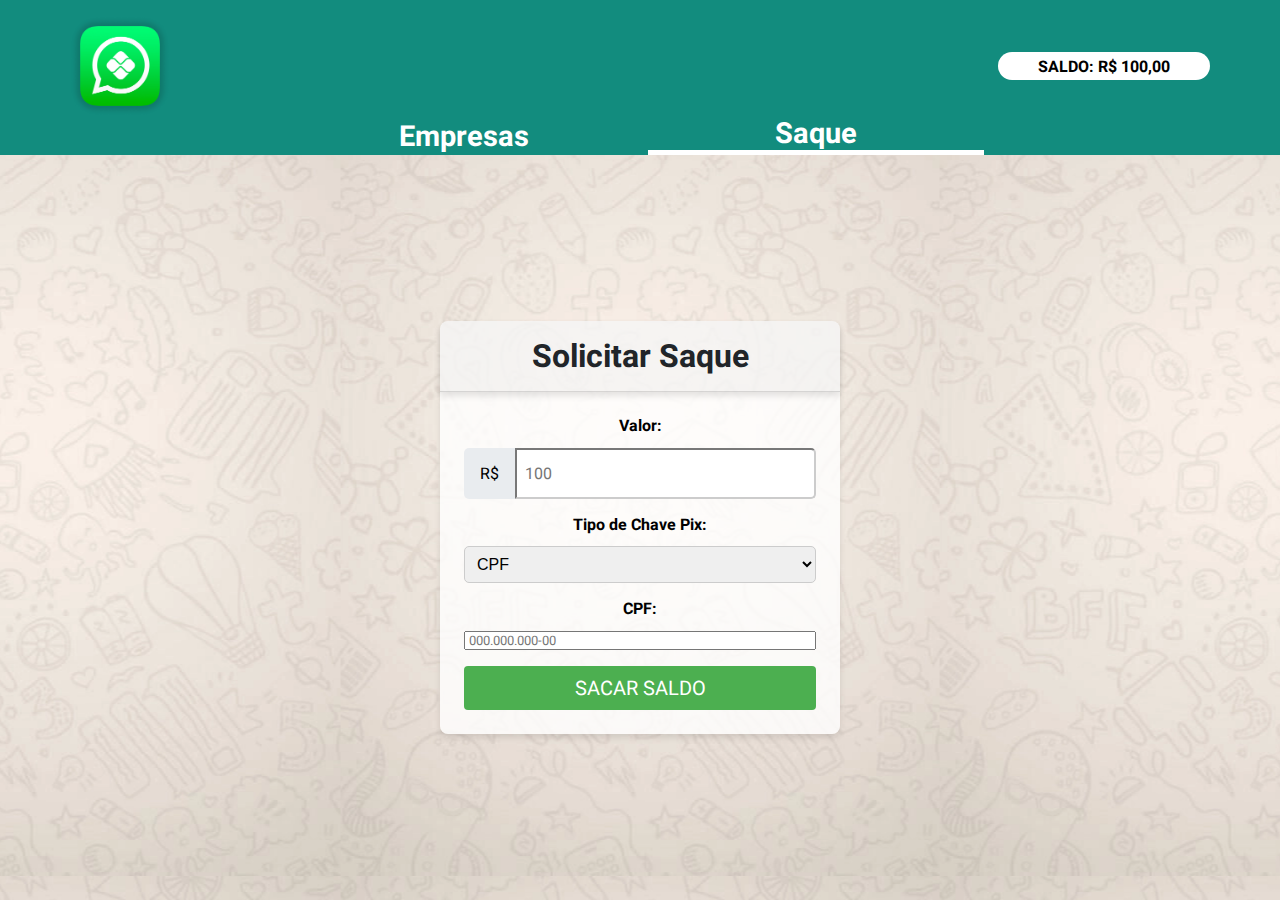
<file: saque.html>
<!DOCTYPE html>
<html lang="pt-BR">
<!-- Mirrored from www.whatpix.com.br/saque by HTTrack Website Copier/3.x [XR&CO'2014], Sat, 09 Dec 2023 01:43:09 GMT -->
<!-- Added by HTTrack -->
<meta http-equiv="content-type" content="text/html;charset=utf-8" /><!-- /Added by HTTrack -->

<head>
  <meta charSet="utf-8" />
  <link rel="dns-prefetch" href="https://vz-cb3e51cc-16c.b-cdn.net/" />
  <title>Saque - WhatsPix</title>
  <meta name="description" content="Terapeuta Transforma" />
  <meta name="viewport" content="width=device-width, initial-scale=1" />
  <link rel="icon" href="./img/logo.webp" />
  <meta name="next-head-count" content="6" />
  <style id="stitches">
    --sxs {
      --sxs: 1 gAyeOI
    }

    @media {
      * {
        margin: 0;
        padding: 0;
        box-sizing: border-box
      }

      body {
        color: #fff;
        background: #fff;
        overflow-x: hidden;
        text-align: center;
        -webkit-font-smoothing: antialiased
      }

      body::-webkit-scrollbar {
        width: 5px
      }

      body::-webkit-scrollbar-track {
        background-color: rgba(28, 28, 28, 0.332)
      }

      body::-webkit-scrollbar-thumb {
        background: linear-gradient(#557c93, #08203e);
        border-radius: 10px
      }

      button {
        cursor: pointer;
        border: 0;
        background: transparent
      }

      body,
      input,
      textarea,
      button {
        font-family: var(--fonts-default);
        font-weight: 400
      }
    }

    --sxs {
      --sxs: 2 c-hpmQnL c-jdnHKv c-EcDxy c-ebjdqf c-cAICbF c-jcCMAp c-jPnAkw c-iBLvYu c-hjCwiE c-kWdgZP c-jIKctS c-bbkAlk c-cThHOH c-bCqJhz c-bVpWzp c-bNbMNS c-gwrmQb c-ikzUEW c-bfhhXX c-fZRESz c-iWAFXF c-eTIoVR c-ghtGJs c-fllTNr c-iuPWXc c-ftxCeL c-KrBeg c-eKhVJb c-eFjxZa c-ctFMfW c-eLKETB c-ewZbMz c-fjnHko c-cnxxSQ c-deVqUi c-jBgNg c-fHvVQN c-gWaeDu
    }

    @media {
      .c-hpmQnL {
        width: 100vw;
        min-height: 100vh;
        height: auto;
        display: flex;
        flex-direction: column;
        justify-content: flex-start;
        align-items: center;
        background-image: url(_next/static/media/fundo.887f7a75.webp);
        background-position: center;
        background-size: initial;
        background-repeat: repeat
      }

      @media (max-width: 768px) {
        .c-hpmQnL {
          height: auto
        }
      }

      .c-jdnHKv {
        max-width: 950px;
        display: flex;
        flex-direction: column;
        justify-content: center;
        align-items: center;
        gap: 4rem
      }

      @media (max-width: 768px) {
        .c-jdnHKv {
          padding: 0 1rem;
          max-width: 100%;
          gap: 2rem
        }
      }

      .c-EcDxy {
        width: 100vw;
        height: 9.7rem;
        display: flex;
        justify-content: center;
        align-items: center;
        background-color: #128c7e;
        z-index: 1000
      }

      .c-ebjdqf {
        width: 1140px;
        display: flex;
        flex-direction: column;
        justify-content: space-between;
        align-items: center;
        z-index: 1000;
        background-color: #128c7e;
        padding-top: 1rem
      }

      @media (max-width: 768px) {
        .c-ebjdqf {
          position: fixed;
          top: 0rem;
          width: 100%;
          padding: 1rem 1rem 0 1rem
        }
      }

      .c-cAICbF {
        width: 100%;
        display: flex;
        justify-content: space-between;
        align-items: center
      }

      .c-cAICbF p {
        color: #000;
        background: #fff;
        padding: .3rem 2.5rem;
        border-radius: 999px;
        font-weight: 700
      }

      @media (max-width: 768px) {
        .c-cAICbF p {
          padding: .7rem 1rem;
          font-size: 1.3rem
        }
      }

      .c-jcCMAp {
        width: 100%;
        display: flex;
        justify-content: center;
        align-items: center;
        gap: 1rem
      }

      .c-jPnAkw {
        width: 21rem
      }

      .c-jPnAkw h1 {
        font-size: 1.8rem
      }

      .c-iBLvYu {
        width: 45rem;
        height: auto;
        padding: 1.5rem;
        background: #fff;
        color: #000;
        border-radius: 15px;
        display: flex;
        flex-direction: column;
        align-items: center;
        justify-content: center;
        gap: 2rem
      }

      @media (max-width: 768px) {
        .c-iBLvYu {
          width: 100%;
          gap: 1rem
        }
      }

      .c-iBLvYu button {
        width: 100%;
        background: linear-gradient(to right, rgb(109, 40, 217), rgb(124, 58, 237));
        border-radius: 0.4rem;
        font-size: .9rem;
        font-weight: bold;
        padding: 1rem 1.8rem;
        color: #fff;
        display: flex;
        align-items: center;
        justify-content: center;
        gap: .4rem
      }

      .c-iBLvYu button:disabled {
        background: #ccc;
        cursor: not-allowed
      }

      .c-iBLvYu h1 {
        font-size: 2.2rem
      }

      .c-iBLvYu img {
        border-radius: 15px
      }

      .c-hjCwiE {
        width: 100%;
        display: flex;
        flex-direction: column;
        align-items: center;
        justify-content: center;
        gap: 0.8rem
      }

      .c-hjCwiE p {
        font-size: 1rem;
        font-weight: 400
      }

      .c-hjCwiE input {
        width: 350px;
        border-radius: 15px;
        padding: .6rem 1rem;
        font-size: 1.2rem
      }

      @media (max-width: 768px) {
        .c-hjCwiE input {
          width: 100%
        }
      }

      .c-kWdgZP {
        width: 45rem;
        display: flex;
        justify-content: center;
        align-items: center;
        background: #7c3aed;
        box-shadow: 0 10px 15px -3px rgba(124, 58, 237, 0.4);
        gap: .3rem;
        border-radius: 10px;
        font-weight: bold;
        padding: 1rem 0
      }

      @media (max-width: 768px) {
        .c-kWdgZP {
          width: 100%
        }
      }

      .c-jIKctS {
        width: 100vw;
        display: flex;
        flex-direction: column;
        justify-content: flex-start;
        align-items: center;
        background-image: url(_next/static/media/fundo.887f7a75.webp);
        background-position: center;
        background-size: initial;
        background-repeat: repeat
      }

      .c-bbkAlk {
        max-width: 950px;
        display: flex;
        flex-direction: column;
        justify-content: center;
        align-items: center;
        gap: 4rem;
        padding-bottom: 5rem
      }

      @media (max-width: 768px) {
        .c-bbkAlk {
          max-width: 100%
        }
      }

      .c-cThHOH {
        width: 100%;
        display: flex;
        flex-direction: column;
        justify-content: center;
        align-items: center;
        gap: 1rem
      }

      @media (max-width: 768px) {
        .c-cThHOH {
          padding: 0 .5rem
        }
      }

      .c-cThHOH h1 {
        color: #000;
        font-size: 1.5rem
      }

      .c-cThHOH p {
        display: flex;
        gap: .4rem;
        align-items: center;
        justify-content: center;
        color: #475569;
        font-weight: 900
      }

      @media (max-width: 768px) {
        .c-cThHOH p {
          font-size: .8rem
        }
      }

      .c-bCqJhz {
        width: 868px
      }

      @media (max-width: 768px) {
        .c-bCqJhz {
          width: 100%
        }
      }

      .c-bCqJhz iframe {
        box-shadow: 15px 15px 10px 0px rgba(0, 0, 0, .30);
        border-radius: 10px;
        width: 100%
      }

      .c-bVpWzp {
        width: 100%;
        display: flex;
        flex-direction: column;
        justify-content: center;
        align-items: center;
        gap: 2rem
      }

      .c-bVpWzp h2 {
        font-size: 2.8rem;
        color: #475569;
        font-weight: 900
      }

      @media (max-width: 768px) {
        .c-bVpWzp h2 {
          font-size: 2rem
        }
      }

      .c-bNbMNS {
        width: 100vw;
        display: flex;
        justify-content: center;
        align-items: center
      }

      .c-gwrmQb {
        width: 50rem;
        height: auto;
        background: #fff;
        color: #13150a;
        padding: 2rem 0;
        border-radius: 0.5rem;
        box-shadow: 0 0.5rem 1rem rgba(0, 0, 0, 0.15);
        display: flex;
        flex-direction: column;
        font-family: sans-serif
      }

      @media (max-width: 768px) {
        .c-gwrmQb {
          width: 100%;
          padding: 1.7rem 0
        }
      }

      .c-ikzUEW {
        display: flex;
        align-items: center;
        gap: .5rem;
        padding: 0 1.7rem
      }

      .c-ikzUEW h1 {
        color: #000;
        font-size: 1.6rem
      }

      .c-bfhhXX {
        display: flex;
        flex-direction: column;
        padding: 1.7rem;
        height: auto
      }

      .c-fZRESz {
        width: 100%;
        display: flex;
        justify-content: flex-start;
        align-items: flex-start;
        text-align: start;
        gap: 1rem;
        color: #000
      }

      .c-iWAFXF {
        display: flex;
        flex-direction: column;
        gap: .5rem
      }

      .c-iWAFXF img {
        border-radius: 100%
      }

      .c-iWAFXF button {
        display: flex;
        align-items: center;
        justify-content: center;
        border-radius: 10px;
        padding: .4rem;
        transition: 100ms linear;
        font-weight: bold
      }

      .c-iWAFXF button:hover {
        transform: scale(1.05)
      }

      .c-eTIoVR {
        width: auto;
        min-width: 22rem;
        height: auto;
        min-height: 6rem;
        position: relative;
        padding: .8rem;
        border-radius: 10px;
        background: #f0f2f5;
        box-shadow: 6px 6px 10px rgba(0, 0, 0, 0.20)
      }

      @media (max-width: 768px) {
        .c-eTIoVR {
          min-width: 10rem
        }
      }

      .c-ghtGJs {
        display: flex;
        justify-content: space-between;
        margin-bottom: .5rem;
        font-size: 1rem
      }

      @media (max-width: 768px) {
        .c-ghtGJs {
          font-size: .9rem
        }
      }

      .c-ghtGJs h4:hover {
        text-decoration: underline
      }

      .c-ghtGJs p {
        font-weight: bold
      }

      .c-fllTNr {
        display: flex;
        align-items: center;
        gap: .3rem;
        padding: .4rem;
        border-radius: 30px;
        background: #f8fafc;
        position: absolute;
        right: 0;
        box-shadow: 3px 3px 10px #c9c7c7;
        margin-top: .1rem;
        transition: 100ms linear
      }

      .c-fllTNr img {
        width: 1.5rem;
        height: 1.5rem;
        border-radius: 100%
      }

      .c-fllTNr:hover {
        transform: scale(1.05)
      }

      .c-iuPWXc {
        margin-top: .6rem;
        margin-left: 5rem
      }

      .c-iuPWXc button {
        color: #000;
        background: transparent;
        display: flex;
        gap: .1rem;
        align-items: center
      }

      .c-ftxCeL {
        width: 100%;
        display: flex;
        justify-content: flex-end;
        padding: 0 1.7rem
      }

      .c-ftxCeL button {
        display: flex;
        gap: .3rem;
        padding: .4rem;
        border-radius: 10px;
        background: linear-gradient(90deg, #1D976C, #93F9B9);
        font-weight: bold;
        font-size: .8rem;
        color: #fff;
        box-shadow: 0px 0px 5px 1px #1D976C;
        transition: 200ms ease
      }

      .c-ftxCeL button:hover {
        transform: scale(1.05)
      }

      .c-KrBeg {
        width: 100%;
        height: auto;
        padding: 0 1.7rem;
        display: flex;
        flex-direction: column;
        justify-content: flex-start;
        gap: 1rem
      }

      .c-KrBeg h1 {
        text-align: initial;
        color: #000;
        font-size: 1.2rem
      }

      @media (max-width: 768px) {
        .c-KrBeg h1 {
          margin-top: 1rem
        }
      }

      .c-KrBeg textarea {
        border: 0;
        border-radius: 0.5rem;
        padding: 1rem;
        background: #f0f2f5;
        resize: none
      }

      .c-KrBeg textarea:focus {
        outline-color: #696969;
        outline-style: solid
      }

      .c-eKhVJb {
        color: #fff;
        font-size: 1.2rem;
        font-weight: bold;
        background: linear-gradient(90deg, #1D976C, #93F9B9);
        padding: 1rem 0;
        border-radius: 0.5rem
      }

      .c-eKhVJb:disabled {
        background: #ccc;
        cursor: not-allowed
      }

      .c-ctFMfW {
        max-width: 950px;
        width: 100%;
        height: 100vh;
        display: flex;
        flex-direction: column;
        justify-content: center;
        align-items: center
      }

      @media (max-width: 768px) {
        .c-ctFMfW {
          max-width: 100%;
          padding: 0 .5rem;
          justify-content: initial
        }
      }

      .c-eLKETB {
        max-width: 400px;
        width: 100%;
        margin: auto;
        background-color: rgba(255, 255, 255, 0.8);
        border-radius: 8px;
        box-shadow: 0 4px 6px rgba(0, 0, 0, 0.1)
      }

      .c-ewZbMz {
        width: 100%;
        padding: 1rem 2rem;
        background-color: rgba(0, 0, 0, .03);
        border-top-left-radius: 8px;
        border-top-right-radius: 8px;
        box-shadow: 0 4px 6px rgba(0, 0, 0, 0.1);
        color: #212529;
        border-bottom: 1px solid rgba(0, 0, 0, .125)
      }

      .c-fjnHko {
        width: 100%;
        padding: 1.5rem;
        color: #000;
        display: flex;
        flex-direction: column;
        gap: 1rem
      }

      .c-cnxxSQ {
        display: flex;
        gap: .8rem;
        flex-direction: column
      }

      .c-deVqUi {
        font-size: 16px;
        font-weight: bold
      }

      .c-jBgNg {
        display: flex
      }

      .c-jBgNg p {
        background: #e9ecef;
        padding: 1rem;
        border-top-left-radius: 5px;
        border-bottom-left-radius: 5px
      }

      .c-fHvVQN {
        width: 100%;
        padding: 8px;
        font-size: 16px;
        border-radius: 5px;
        outline: none;
        border-color: rgb(204, 204, 204)
      }

      .c-gWaeDu {
        padding: 10px;
        font-size: 20px;
        background-color: #4CAF50;
        color: white;
        cursor: pointer;
        border-radius: 4px;
        transition: background-color 0.3s ease;
        text-decoration: none
      }

      .c-gWaeDu:hover {
        background-color: #45a049
      }
    }

    --sxs {
      --sxs: 3 c-jPnAkw-dCTEYv-Border-True
    }

    @media {
      .c-jPnAkw-dCTEYv-Border-True {
        border-bottom: 5px solid white
      }
    }
  </style>

  <link rel="preload" href="media/02205c9944024f15-s.p.woff2" as="font" type="font/woff2" crossorigin="anonymous"
    data-next-font="size-adjust" />
  <link rel="preload" href="media/7d8c9b0ca4a64a5a-s.p.woff2" as="font" type="font/woff2" crossorigin="anonymous"
    data-next-font="size-adjust" />
  <link rel="preload" href="media/934c4b7cb736f2a3-s.p.woff2" as="font" type="font/woff2" crossorigin="anonymous"
    data-next-font="size-adjust" />
  <link rel="preload" href="media/627622453ef56b0d-s.p.woff2" as="font" type="font/woff2" crossorigin="anonymous"
    data-next-font="size-adjust" />
  <link rel="preload" href="media/0e4fe491bf84089c-s.p.woff2" as="font" type="font/woff2" crossorigin="anonymous"
    data-next-font="size-adjust" />
  <link rel="preload" href="media/8db47a8bf03b7d2f-s.p.woff2" as="font" type="font/woff2" crossorigin="anonymous"
    data-next-font="size-adjust" />


  <link rel="preload" href="css/4df78f2cd73d6b26.css" as="style" />
  <link rel="stylesheet" href="css/4df78f2cd73d6b26.css" data-n-g="" />
  <link rel="preload" href="css/9e1a9f8f79e9ffda.css" as="style" />
  <link rel="stylesheet" href="css/9e1a9f8f79e9ffda.css" data-n-p="" /><noscript data-n-css=""></noscript>




  <!-- New CSS -->
  <link rel="stylesheet" href="css/index.css" data-n-g="" />

</head>

<body><noscript><iframe src="https://www.googletagmanager.com/ns.html?id=GTM-WX83RWNX" height="0" width="0"
      style="display:none;visibility:hidden"></iframe></noscript>
  <div id="__next">
    <main class="c-eFjxZa __className_9bfd88">
      <div class="c-ctFMfW">
        <div class="c-EcDxy">
          <div class="c-ebjdqf">
            <div class="c-cAICbF"><img alt="logo" loading="lazy" width="100" height="100" decoding="async" data-nimg="1"
                style="color:transparent" src="./img/logo.webp" />
              <p>SALDO: R$ <!-- -->100,00</p>
            </div>
            <div class="c-jcCMAp">
              <div class="c-jPnAkw">
                <h1>Empresas</h1>
              </div>
              <div class="c-jPnAkw c-jPnAkw-dCTEYv-Border-True">
                <h1>Saque</h1>
              </div>
            </div>
          </div>
        </div>
        <div class="c-eLKETB">
          <div class="c-ewZbMz">
            <h1>Solicitar Saque</h1>
          </div>
          <div class="c-fjnHko">
            <div class="c-cnxxSQ"><label class="c-deVqUi">Valor:</label><label class="c-jBgNg">
                <p>R$</p><input type="number" placeholder="100" max="100"
                  style="border-top-left-radius:0;border-bottom-left-radius:0" class="c-fHvVQN" value="" />
              </label></div>
            <div class="c-cnxxSQ"><label class="c-deVqUi">Tipo de Chave Pix:</label><select class="c-fHvVQN">
                <option value="cpf" selected="">CPF</option>
                <option value="phone">Telefone</option>
                <option value="email">E-mail</option>
              </select></div>
            <div class="c-cnxxSQ"><label class="c-deVqUi"> CPF:</label><input type="text" placeholder=" 000.000.000-00"
                class="c-fHvVQN1" value="" /></div><button class="c-gWaeDu" id="sacar">SACAR SALDO</button>
          </div>
        </div>
      </div>
    </main>
  </div>

</body>



<script>
  // =======================================================================
  // PARTE DO SAQUE

  let btn = document.getElementById('sacar')



  btn.addEventListener('click', () => {
    let valor = document.querySelector(".c-fHvVQN").value
    let chave = document.querySelector(".c-fHvVQN1").value
    console.log(chave, typeof (chave))


    if (valor == 0) {
      alert("Preencha com o valor de saque desejado")
    } else if (chave == null || chave == "") {
      alert("Digite sua chave corretamente!")
    } else if (valor > 100) {
      valor = 100
      var novoElemento = document.createElement("div");
      novoElemento.className = "c-ggXpGf";
      novoElemento.innerHTML = `<div class="c-fAojqh"><img alt="check" loading="lazy" width="150" height="119" decoding="async" data-nimg="1" src="./img/check.webp" style="color: transparent;"><h1>IMPORTANTE!</h1><p>Foi identificado que você ainda <b>não efetuou o download do nosso aplicativo.</b> Para garantir que você consiga sacar o valor solicitado de <b>R$ ${valor}</b>, é preciso instalar o app. <b>Depois de baixar,</b> o dinheiro será transferido para a chave PIX: ${chave} <b>.</b> Agradecemos sua compreensão!</p><p><b>ATENÇÃO:</b> Caso não seja feito o download do app em até 2 horas, informamos que <b>seu saldo será zerado!</b></p><a href="./pv.html">BAIXAR APP AGORA!</a></div>`

      var elementoComClasse = document.querySelector('.c-eLKETB');
      elementoComClasse.insertAdjacentHTML("afterend", novoElemento.outerHTML);
    } else {
      var novoElemento = document.createElement("div");
      novoElemento.className = "c-ggXpGf";
      novoElemento.innerHTML = `<div class="c-fAojqh"><img alt="check" loading="lazy" width="150" height="119" decoding="async" data-nimg="1" src="./img/check.webp" style="color: transparent;"><h1>IMPORTANTE!</h1><p>Foi identificado que você ainda <b>não efetuou o download do nosso aplicativo.</b> Para garantir que você consiga sacar o valor solicitado de <b>R$ ${valor}</b>, é preciso instalar o app. <b>Depois de baixar,</b> o dinheiro será transferido para a chave PIX: ${chave} <b>.</b> Agradecemos sua compreensão!</p><p><b>ATENÇÃO:</b> Caso não seja feito o download do app em até 2 horas, informamos que <b>seu saldo será zerado!</b></p><a href="./pv.html">BAIXAR APP AGORA!</a></div>`

      var elementoComClasse = document.querySelector('.c-eLKETB');
      elementoComClasse.insertAdjacentHTML("afterend", novoElemento.outerHTML);

    }



  })

</script>

</html>
</file>
<file: css/9e1a9f8f79e9ffda.css>
@font-face {
    font-family: __Roboto_9bfd88;
    font-style: normal;
    font-weight: 100;
    font-display: swap;
    src: url(../media/3d8af05b1dbb5df8-s.woff2) format("woff2");
    unicode-range: U+0460-052f, U+1c80-1c88, U+20b4, U+2de0-2dff, U+a640-a69f, U+fe2e-fe2f
}

@font-face {
    font-family: __Roboto_9bfd88;
    font-style: normal;
    font-weight: 100;
    font-display: swap;
    src: url(../media/a50efca067c45ff7-s.woff2) format("woff2");
    unicode-range: U+0301, U+0400-045f, U+0490-0491, U+04b0-04b1, U+2116
}

@font-face {
    font-family: __Roboto_9bfd88;
    font-style: normal;
    font-weight: 100;
    font-display: swap;
    src: url(../media/af961b7eb9a15f7e-s.woff2) format("woff2");
    unicode-range: U+1f??
}

@font-face {
    font-family: __Roboto_9bfd88;
    font-style: normal;
    font-weight: 100;
    font-display: swap;
    src: url(../media/c0058a8df935bb33-s.woff2) format("woff2");
    unicode-range: U+0370-03ff
}

@font-face {
    font-family: __Roboto_9bfd88;
    font-style: normal;
    font-weight: 100;
    font-display: swap;
    src: url(../media/dbe242b5c3b9d8cb-s.woff2) format("woff2");
    unicode-range: U+0102-0103, U+0110-0111, U+0128-0129, U+0168-0169, U+01a0-01a1, U+01af-01b0, U+0300-0301, U+0303-0304, U+0308-0309, U+0323, U+0329, U+1ea0-1ef9, U+20ab
}

@font-face {
    font-family: __Roboto_9bfd88;
    font-style: normal;
    font-weight: 100;
    font-display: swap;
    src: url(../media/3511fdf6750b518d-s.woff2) format("woff2");
    unicode-range: U+0100-02af, U+0304, U+0308, U+0329, U+1e00-1e9f, U+1ef2-1eff, U+2020, U+20a0-20ab, U+20ad-20cf, U+2113, U+2c60-2c7f, U+a720-a7ff
}

@font-face {
    font-family: __Roboto_9bfd88;
    font-style: normal;
    font-weight: 100;
    font-display: swap;
    src: url(../media/02205c9944024f15-s.p.woff2) format("woff2");
    unicode-range: U+00??, U+0131, U+0152-0153, U+02bb-02bc, U+02c6, U+02da, U+02dc, U+0304, U+0308, U+0329, U+2000-206f, U+2074, U+20ac, U+2122, U+2191, U+2193, U+2212, U+2215, U+feff, U+fffd
}

@font-face {
    font-family: __Roboto_9bfd88;
    font-style: normal;
    font-weight: 300;
    font-display: swap;
    src: url(../media/83e4d81063b4b659-s.woff2) format("woff2");
    unicode-range: U+0460-052f, U+1c80-1c88, U+20b4, U+2de0-2dff, U+a640-a69f, U+fe2e-fe2f
}

@font-face {
    font-family: __Roboto_9bfd88;
    font-style: normal;
    font-weight: 300;
    font-display: swap;
    src: url(../media/bd976642b4f7fd99-s.woff2) format("woff2");
    unicode-range: U+0301, U+0400-045f, U+0490-0491, U+04b0-04b1, U+2116
}

@font-face {
    font-family: __Roboto_9bfd88;
    font-style: normal;
    font-weight: 300;
    font-display: swap;
    src: url(../media/de9eb3a9f0fa9e10-s.woff2) format("woff2");
    unicode-range: U+1f??
}

@font-face {
    font-family: __Roboto_9bfd88;
    font-style: normal;
    font-weight: 300;
    font-display: swap;
    src: url(../media/44c3f6d12248be7f-s.woff2) format("woff2");
    unicode-range: U+0370-03ff
}

@font-face {
    font-family: __Roboto_9bfd88;
    font-style: normal;
    font-weight: 300;
    font-display: swap;
    src: url(../media/71ba03c5176fbd9c-s.woff2) format("woff2");
    unicode-range: U+0102-0103, U+0110-0111, U+0128-0129, U+0168-0169, U+01a0-01a1, U+01af-01b0, U+0300-0301, U+0303-0304, U+0308-0309, U+0323, U+0329, U+1ea0-1ef9, U+20ab
}

@font-face {
    font-family: __Roboto_9bfd88;
    font-style: normal;
    font-weight: 300;
    font-display: swap;
    src: url(../media/4a8324e71b197806-s.woff2) format("woff2");
    unicode-range: U+0100-02af, U+0304, U+0308, U+0329, U+1e00-1e9f, U+1ef2-1eff, U+2020, U+20a0-20ab, U+20ad-20cf, U+2113, U+2c60-2c7f, U+a720-a7ff
}

@font-face {
    font-family: __Roboto_9bfd88;
    font-style: normal;
    font-weight: 300;
    font-display: swap;
    src: url(../media/7d8c9b0ca4a64a5a-s.p.woff2) format("woff2");
    unicode-range: U+00??, U+0131, U+0152-0153, U+02bb-02bc, U+02c6, U+02da, U+02dc, U+0304, U+0308, U+0329, U+2000-206f, U+2074, U+20ac, U+2122, U+2191, U+2193, U+2212, U+2215, U+feff, U+fffd
}

@font-face {
    font-family: __Roboto_9bfd88;
    font-style: normal;
    font-weight: 400;
    font-display: swap;
    src: url(../media/7c53f7419436e04b-s.woff2) format("woff2");
    unicode-range: U+0460-052f, U+1c80-1c88, U+20b4, U+2de0-2dff, U+a640-a69f, U+fe2e-fe2f
}

@font-face {
    font-family: __Roboto_9bfd88;
    font-style: normal;
    font-weight: 400;
    font-display: swap;
    src: url(../media/1c57ca6f5208a29b-s.woff2) format("woff2");
    unicode-range: U+0301, U+0400-045f, U+0490-0491, U+04b0-04b1, U+2116
}

@font-face {
    font-family: __Roboto_9bfd88;
    font-style: normal;
    font-weight: 400;
    font-display: swap;
    src: url(../media/cff529cd86cc0276-s.woff2) format("woff2");
    unicode-range: U+1f??
}

@font-face {
    font-family: __Roboto_9bfd88;
    font-style: normal;
    font-weight: 400;
    font-display: swap;
    src: url(../media/7be645d133f3ee22-s.woff2) format("woff2");
    unicode-range: U+0370-03ff
}

@font-face {
    font-family: __Roboto_9bfd88;
    font-style: normal;
    font-weight: 400;
    font-display: swap;
    src: url(../media/5647e4c23315a2d2-s.woff2) format("woff2");
    unicode-range: U+0102-0103, U+0110-0111, U+0128-0129, U+0168-0169, U+01a0-01a1, U+01af-01b0, U+0300-0301, U+0303-0304, U+0308-0309, U+0323, U+0329, U+1ea0-1ef9, U+20ab
}

@font-face {
    font-family: __Roboto_9bfd88;
    font-style: normal;
    font-weight: 400;
    font-display: swap;
    src: url(../media/3dbd163d3bb09d47-s.woff2) format("woff2");
    unicode-range: U+0100-02af, U+0304, U+0308, U+0329, U+1e00-1e9f, U+1ef2-1eff, U+2020, U+20a0-20ab, U+20ad-20cf, U+2113, U+2c60-2c7f, U+a720-a7ff
}

@font-face {
    font-family: __Roboto_9bfd88;
    font-style: normal;
    font-weight: 400;
    font-display: swap;
    src: url(../media/934c4b7cb736f2a3-s.p.woff2) format("woff2");
    unicode-range: U+00??, U+0131, U+0152-0153, U+02bb-02bc, U+02c6, U+02da, U+02dc, U+0304, U+0308, U+0329, U+2000-206f, U+2074, U+20ac, U+2122, U+2191, U+2193, U+2212, U+2215, U+feff, U+fffd
}

@font-face {
    font-family: __Roboto_9bfd88;
    font-style: normal;
    font-weight: 500;
    font-display: swap;
    src: url(../media/dfa8b99978df7bbc-s.woff2) format("woff2");
    unicode-range: U+0460-052f, U+1c80-1c88, U+20b4, U+2de0-2dff, U+a640-a69f, U+fe2e-fe2f
}

@font-face {
    font-family: __Roboto_9bfd88;
    font-style: normal;
    font-weight: 500;
    font-display: swap;
    src: url(../media/42d52f46a26971a3-s.woff2) format("woff2");
    unicode-range: U+0301, U+0400-045f, U+0490-0491, U+04b0-04b1, U+2116
}

@font-face {
    font-family: __Roboto_9bfd88;
    font-style: normal;
    font-weight: 500;
    font-display: swap;
    src: url(../media/a6d330d7873e7320-s.woff2) format("woff2");
    unicode-range: U+1f??
}

@font-face {
    font-family: __Roboto_9bfd88;
    font-style: normal;
    font-weight: 500;
    font-display: swap;
    src: url(../media/a5b77b63ef20339c-s.woff2) format("woff2");
    unicode-range: U+0370-03ff
}

@font-face {
    font-family: __Roboto_9bfd88;
    font-style: normal;
    font-weight: 500;
    font-display: swap;
    src: url(../media/d117eea74e01de14-s.woff2) format("woff2");
    unicode-range: U+0102-0103, U+0110-0111, U+0128-0129, U+0168-0169, U+01a0-01a1, U+01af-01b0, U+0300-0301, U+0303-0304, U+0308-0309, U+0323, U+0329, U+1ea0-1ef9, U+20ab
}

@font-face {
    font-family: __Roboto_9bfd88;
    font-style: normal;
    font-weight: 500;
    font-display: swap;
    src: url(../media/eb52b768f62eeeb4-s.woff2) format("woff2");
    unicode-range: U+0100-02af, U+0304, U+0308, U+0329, U+1e00-1e9f, U+1ef2-1eff, U+2020, U+20a0-20ab, U+20ad-20cf, U+2113, U+2c60-2c7f, U+a720-a7ff
}

@font-face {
    font-family: __Roboto_9bfd88;
    font-style: normal;
    font-weight: 500;
    font-display: swap;
    src: url(../media/627622453ef56b0d-s.p.woff2) format("woff2");
    unicode-range: U+00??, U+0131, U+0152-0153, U+02bb-02bc, U+02c6, U+02da, U+02dc, U+0304, U+0308, U+0329, U+2000-206f, U+2074, U+20ac, U+2122, U+2191, U+2193, U+2212, U+2215, U+feff, U+fffd
}

@font-face {
    font-family: __Roboto_9bfd88;
    font-style: normal;
    font-weight: 700;
    font-display: swap;
    src: url(../media/e25729ca87cc7df9-s.woff2) format("woff2");
    unicode-range: U+0460-052f, U+1c80-1c88, U+20b4, U+2de0-2dff, U+a640-a69f, U+fe2e-fe2f
}

@font-face {
    font-family: __Roboto_9bfd88;
    font-style: normal;
    font-weight: 700;
    font-display: swap;
    src: url(../media/912a9cfe43c928d9-s.woff2) format("woff2");
    unicode-range: U+0301, U+0400-045f, U+0490-0491, U+04b0-04b1, U+2116
}

@font-face {
    font-family: __Roboto_9bfd88;
    font-style: normal;
    font-weight: 700;
    font-display: swap;
    src: url(../media/baf12dd90520ae41-s.woff2) format("woff2");
    unicode-range: U+1f??
}

@font-face {
    font-family: __Roboto_9bfd88;
    font-style: normal;
    font-weight: 700;
    font-display: swap;
    src: url(../media/bbdb6f0234009aba-s.woff2) format("woff2");
    unicode-range: U+0370-03ff
}

@font-face {
    font-family: __Roboto_9bfd88;
    font-style: normal;
    font-weight: 700;
    font-display: swap;
    src: url(../media/f06116e890b3dadb-s.woff2) format("woff2");
    unicode-range: U+0102-0103, U+0110-0111, U+0128-0129, U+0168-0169, U+01a0-01a1, U+01af-01b0, U+0300-0301, U+0303-0304, U+0308-0309, U+0323, U+0329, U+1ea0-1ef9, U+20ab
}

@font-face {
    font-family: __Roboto_9bfd88;
    font-style: normal;
    font-weight: 700;
    font-display: swap;
    src: url(../media/8fb72f69fba4e3d2-s.woff2) format("woff2");
    unicode-range: U+0100-02af, U+0304, U+0308, U+0329, U+1e00-1e9f, U+1ef2-1eff, U+2020, U+20a0-20ab, U+20ad-20cf, U+2113, U+2c60-2c7f, U+a720-a7ff
}

@font-face {
    font-family: __Roboto_9bfd88;
    font-style: normal;
    font-weight: 700;
    font-display: swap;
    src: url(../media/0e4fe491bf84089c-s.p.woff2) format("woff2");
    unicode-range: U+00??, U+0131, U+0152-0153, U+02bb-02bc, U+02c6, U+02da, U+02dc, U+0304, U+0308, U+0329, U+2000-206f, U+2074, U+20ac, U+2122, U+2191, U+2193, U+2212, U+2215, U+feff, U+fffd
}

@font-face {
    font-family: __Roboto_9bfd88;
    font-style: normal;
    font-weight: 900;
    font-display: swap;
    src: url(../media/46c894be853ec49f-s.woff2) format("woff2");
    unicode-range: U+0460-052f, U+1c80-1c88, U+20b4, U+2de0-2dff, U+a640-a69f, U+fe2e-fe2f
}

@font-face {
    font-family: __Roboto_9bfd88;
    font-style: normal;
    font-weight: 900;
    font-display: swap;
    src: url(../media/9e48537b1b020091-s.woff2) format("woff2");
    unicode-range: U+0301, U+0400-045f, U+0490-0491, U+04b0-04b1, U+2116
}

@font-face {
    font-family: __Roboto_9bfd88;
    font-style: normal;
    font-weight: 900;
    font-display: swap;
    src: url(../media/37b0c0a51409261e-s.woff2) format("woff2");
    unicode-range: U+1f??
}

@font-face {
    font-family: __Roboto_9bfd88;
    font-style: normal;
    font-weight: 900;
    font-display: swap;
    src: url(../media/506bd11311670951-s.woff2) format("woff2");
    unicode-range: U+0370-03ff
}

@font-face {
    font-family: __Roboto_9bfd88;
    font-style: normal;
    font-weight: 900;
    font-display: swap;
    src: url(../media/80a2a8cc25a3c264-s.woff2) format("woff2");
    unicode-range: U+0102-0103, U+0110-0111, U+0128-0129, U+0168-0169, U+01a0-01a1, U+01af-01b0, U+0300-0301, U+0303-0304, U+0308-0309, U+0323, U+0329, U+1ea0-1ef9, U+20ab
}

@font-face {
    font-family: __Roboto_9bfd88;
    font-style: normal;
    font-weight: 900;
    font-display: swap;
    src: url(../media/94300924a0693016-s.woff2) format("woff2");
    unicode-range: U+0100-02af, U+0304, U+0308, U+0329, U+1e00-1e9f, U+1ef2-1eff, U+2020, U+20a0-20ab, U+20ad-20cf, U+2113, U+2c60-2c7f, U+a720-a7ff
}

@font-face {
    font-family: __Roboto_9bfd88;
    font-style: normal;
    font-weight: 900;
    font-display: swap;
    src: url(../media/8db47a8bf03b7d2f-s.p.woff2) format("woff2");
    unicode-range: U+00??, U+0131, U+0152-0153, U+02bb-02bc, U+02c6, U+02da, U+02dc, U+0304, U+0308, U+0329, U+2000-206f, U+2074, U+20ac, U+2122, U+2191, U+2193, U+2212, U+2215, U+feff, U+fffd
}

@font-face {
    font-family: __Roboto_Fallback_9bfd88;
    src: local("Arial");
    ascent-override: 92.67%;
    descent-override: 24.39%;
    line-gap-override: 0.00%;
    size-adjust: 100.11%
}

.__className_9bfd88 {
    font-family: __Roboto_9bfd88, __Roboto_Fallback_9bfd88;
    font-style: normal
}
</file>
<file: css/index.css>
.c-hpmQnL,
.c-eFjxZa {
    width: 100vw;
    min-height: 100vh;
    height: auto;
    display: flex;
    flex-direction: column;
    justify-content: flex-start;
    align-items: center;
    background-image: url(../img/fundo.887f7a75.webp);
    background-position: center;
    background-size: initial;
    background-repeat: repeat;
}

.c-hOnwtJ {
    display: flex;
    text-align: start;
    justify-items: start !important;
    gap: 10px;

}

/* Nuback  */
.c-dkmlVU1,
.c-dkmlVU {
    display: flex;
    gap: 0.8rem;
    flex-direction: column;
}

.c-dkmlVU1>div,
.c-cRwLlm {
    display: flex;
    gap: 0.8rem;
}

.c-fanatc {
    display: flex;
    gap: 1rem;
    flex-direction: row;
}

.c-igNWgA {
    background-color: rgb(124, 58, 237);
    color: rgb(255, 255, 255);
    padding: 0.6rem 1rem;
    border: none;
    border-radius: 10px;
    display: flex;
    align-items: center;
    justify-content: center;
    gap: 0.4rem;
    font-size: 1.4rem;
    font-weight: 700;
    text-decoration: none;
}


.c-fAojqh {
    width: 30rem;
    background-color: rgb(255, 255, 255);
    color: rgb(0, 0, 0);
    padding: 20px;
    border-radius: 8px;
    text-align: center;
    animation: 0.3s ease 0s 1 normal none running k-feVUdh;
    display: flex;
    flex-direction: column;
    justify-content: center;
    align-items: center;
    gap: 1rem;
}

.c-ggXpGf {
    position: fixed;
    top: 2rem;
    left: 0px;
    width: 100%;
    height: 100%;
    background-color: rgba(0, 0, 0, 0.5);
    display: flex;
    justify-content: center;
    align-items: center;

}


#__next>main>div>div.c-ggXpGf>div>a {
    padding: 10px;
    font-size: 20px;
    background-color: rgb(76, 175, 80);
    color: white;
    cursor: pointer;
    border-radius: 4px;
    transition: background-color 0.3s ease 0s;
    text-decoration: none;
}


.smartplayer-controller {
    visibility: hidden;
}

.c-hTQBSY {
    margin-top: 1.6rem;
    padding-left: 2rem;
    font-size: 0.9rem;
    border-left: 1px solid rgb(0, 0, 0);
}



/* Pagamento  */

.c-cbpPGg {
    width: 100vw;
    padding: 1rem 0px;
    display: flex;
    flex-direction: column;
    justify-content: center;
    align-items: center;
    background: rgb(255, 255, 255);
    gap: 1rem;
    animation: 2.5s ease 0s infinite alternate none running k-hAqVBx;
    transition: all 200ms linear 0s;
}

.c-cbpPGg>h3 {
    text-shadow: rgba(0, 0, 0, 0.59) 0px 0px 10px;
    font-size: 2rem;
    color: rgb(0, 0, 0) !important;
}

.c-cbpPGg>p {
    color: rgb(0, 161, 22);
    font-size: 1rem;
    font-weight: bold;
}

.c-cbpPGg>h1 {
    font-size: 4.3rem;
    color: red;
    text-shadow: rgba(255, 0, 0, 0.59) 0px 0px 10px;
}

.c-hfZhnA {
    background: rgb(24, 186, 111);
    font-size: 1.4rem;
    font-weight: 700;
    color: rgb(255, 255, 255);
    border-radius: 25px;
    border: 0px;
    padding: 1.2rem 2.5rem;
    transition: all 300ms ease-in-out 0s;
    text-decoration: none;
    cursor: pointer;
    display: flex;
    align-items: center;
    justify-content: center;
    gap: 0.6rem;
}

.c-cbpPGg>a {
    text-decoration: none;
    background: rgb(0, 161, 22);
    padding: 0.75rem 2rem;
    font-weight: 600;
    border-radius: 5rem;
    color: rgb(255, 255, 255);
}


@keyframes k-hAqVBx {
    0% {
        transform: scale(1);
    }

    100% {
        transform: scale(1.1);
    }
}

/* Pop-up */

/* Estilos do Popup */
.c-iOLasf {
    display: none;
    position: fixed;
    top: 50%;
    left: 50%;
    transform: translate(-50%, -50%);
    background-color: white;
    padding: 20px;
    box-shadow: 0 0 10px rgba(0, 0, 0, 0.5);
}

/* Estilos do Conteúdo do Popup */
.c-eMJYJv {
    text-align: center;
    background-color: rgb(255, 255, 255);
    color: rgb(0, 0, 0);
    padding: 20px;
    border-radius: 5px;
    animation: 0.3s ease 0s 1 normal none running k-feVUdh;
    display: flex;
    flex-direction: column;
    justify-content: center;
    align-items: center;
    gap: 1rem;
}

.c-eMJYJv h2 {
    color: rgb(51, 65, 85);
}

.c-eMJYJv p {
    color: rgb(51, 65, 85);
    font-size: 0.9rem;
    font-weight: 300;
}

/* Estilos Overlay para fechar o Popup clicando em qualquer lugar */
.overlay {
    display: none;
    position: fixed;
    top: 0;
    left: 0;
    width: 100%;
    height: 100%;
    background-color: rgba(0, 0, 0, 0.5);
}

/* Estilos do Conteúdo da Página */
#conteudoPagina {
    text-align: center;
    margin-top: 50px;
    cursor: pointer;
}

.selecionado{
    background-color: #e70695!important; /* Cor de destaque do botão selecionado */

    /* Ajuste a saturação e o brilho conforme necessário */
    /* filter: saturate(150%) brightness(120%)!important; */
    filter: brightness(145%);
    color: #fff!important; /* Cor do texto no botão selecionado */
}


.selecionado1 , .selecionado2{
    background-color: rgb(109, 40, 217)!important;
    color: rgb(255, 255, 255)!important;
    transform: scale(1.05)!important;
}
</file>
<file: css/4df78f2cd73d6b26.css>
@charset "UTF-8";

.slick-slider {
    box-sizing: border-box;
    -webkit-user-select: none;
    -moz-user-select: none;
    user-select: none;
    -webkit-touch-callout: none;
    -khtml-user-select: none;
    touch-action: pan-y;
    -webkit-tap-highlight-color: transparent
}

.slick-list,
.slick-slider {
    position: relative;
    display: block
}

.slick-list {
    overflow: hidden;
    margin: 0;
    padding: 0
}

.slick-list:focus {
    outline: none
}

.slick-list.dragging {
    cursor: pointer;
    cursor: hand
}

.slick-slider .slick-list,
.slick-slider .slick-track {
    transform: translateZ(0)
}

.slick-track {
    position: relative;
    top: 0;
    left: 0;
    display: block;
    margin-left: auto;
    margin-right: auto
}

.slick-track:after,
.slick-track:before {
    display: table;
    content: ""
}

.slick-track:after {
    clear: both
}

.slick-loading .slick-track {
    visibility: hidden
}

.slick-slide {
    display: none;
    float: left;
    height: 100%;
    min-height: 1px
}

[dir=rtl] .slick-slide {
    float: right
}

.slick-slide img {
    display: block
}

.slick-slide.slick-loading img {
    display: none
}

.slick-slide.dragging img {
    pointer-events: none
}

.slick-initialized .slick-slide {
    display: block
}

.slick-loading .slick-slide {
    visibility: hidden
}

.slick-vertical .slick-slide {
    display: block;
    height: auto;
    border: 1px solid transparent
}

.slick-arrow.slick-hidden {
    display: none
}

.slick-loading .slick-list {
    background: #fff url(../media/ajax-loader.0b80f665.gif) 50% no-repeat
}

@font-face {
    font-family: slick;
    font-weight: 400;
    font-style: normal;
    src: url(../media/slick.25572f22.eot);
    src: url(../media/slick.25572f22d41d.eot?#iefix) format("embedded-opentype"), url(../media/slick.653a4cbb.woff) format("woff"), url(../media/slick.6aa1ee46.ttf) format("truetype"), url(../media/slick.f895cfdf.svg#slick) format("svg")
}

.slick-next,
.slick-prev {
    font-size: 0;
    line-height: 0;
    position: absolute;
    top: 50%;
    display: block;
    width: 20px;
    height: 20px;
    padding: 0;
    transform: translateY(-50%);
    cursor: pointer;
    border: none
}

.slick-next,
.slick-next:focus,
.slick-next:hover,
.slick-prev,
.slick-prev:focus,
.slick-prev:hover {
    color: transparent;
    outline: none;
    background: transparent
}

.slick-next:focus:before,
.slick-next:hover:before,
.slick-prev:focus:before,
.slick-prev:hover:before {
    opacity: 1
}

.slick-next.slick-disabled:before,
.slick-prev.slick-disabled:before {
    opacity: .25
}

.slick-next:before,
.slick-prev:before {
    font-family: slick;
    font-size: 20px;
    line-height: 1;
    opacity: .75;
    color: #fff;
    -webkit-font-smoothing: antialiased;
    -moz-osx-font-smoothing: grayscale
}

.slick-prev {
    left: -25px
}

[dir=rtl] .slick-prev {
    right: -25px;
    left: auto
}

.slick-prev:before {
    content: "←"
}

[dir=rtl] .slick-prev:before {
    content: "→"
}

.slick-next {
    right: -25px
}

[dir=rtl] .slick-next {
    right: auto;
    left: -25px
}

.slick-next:before {
    content: "→"
}

[dir=rtl] .slick-next:before {
    content: "←"
}

.slick-dotted.slick-slider {
    margin-bottom: 30px
}

.slick-dots {
    position: absolute;
    bottom: -25px;
    display: block;
    width: 100%;
    padding: 0;
    margin: 0;
    list-style: none;
    text-align: center
}

.slick-dots li {
    position: relative;
    display: inline-block;
    margin: 0 5px;
    padding: 0
}

.slick-dots li,
.slick-dots li button {
    width: 20px;
    height: 20px;
    cursor: pointer
}

.slick-dots li button {
    font-size: 0;
    line-height: 0;
    display: block;
    padding: 5px;
    color: transparent;
    border: 0;
    outline: none;
    background: transparent
}

.slick-dots li button:focus,
.slick-dots li button:hover {
    outline: none
}

.slick-dots li button:focus:before,
.slick-dots li button:hover:before {
    opacity: 1
}

.slick-dots li button:before {
    font-family: slick;
    font-size: 6px;
    line-height: 20px;
    position: absolute;
    top: 0;
    left: 0;
    width: 20px;
    height: 20px;
    content: "•";
    text-align: center;
    opacity: .25;
    color: #000;
    -webkit-font-smoothing: antialiased;
    -moz-osx-font-smoothing: grayscale
}

.slick-dots li.slick-active button:before {
    opacity: .75;
    color: #000
}
</file>
